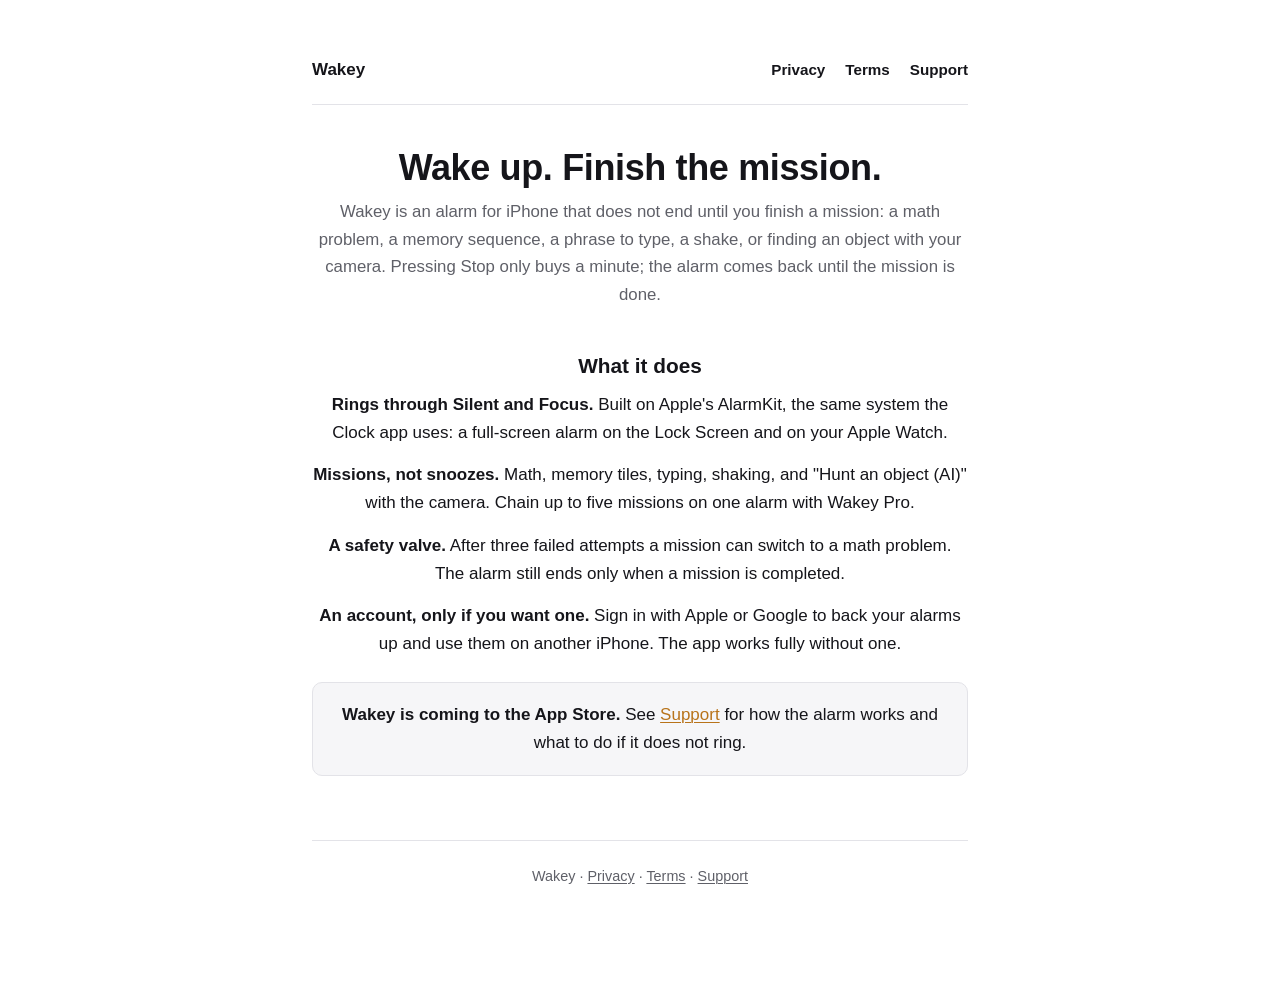
<file: index.html>
<!doctype html>
<html lang="en">
<head>
<meta charset="utf-8">
<meta name="viewport" content="width=device-width, initial-scale=1">
<title>Wakey</title>
<meta name="description" content="Wakey is an iPhone alarm that does not end until you finish a mission.">
<link rel="stylesheet" href="style.css">
</head>
<body>
<div class="wrap home">
  <header class="masthead">
    <a href="./">Wakey</a>
    <nav><a href="privacy/">Privacy</a><a href="terms/">Terms</a><a href="support/">Support</a></nav>
  </header>

  <h1>Wake up. Finish the mission.</h1>
  <p class="lede">Wakey is an alarm for iPhone that does not end until you finish a mission: a math
  problem, a memory sequence, a phrase to type, a shake, or finding an object with your camera.
  Pressing Stop only buys a minute; the alarm comes back until the mission is done.</p>

  <h2>What it does</h2>
  <ul>
    <li><strong>Rings through Silent and Focus.</strong> Built on Apple's AlarmKit, the same
    system the Clock app uses: a full-screen alarm on the Lock Screen and on your Apple Watch.</li>
    <li><strong>Missions, not snoozes.</strong> Math, memory tiles, typing, shaking, and
    "Hunt an object (AI)" with the camera. Chain up to five missions on one alarm with Wakey Pro.</li>
    <li><strong>A safety valve.</strong> After three failed attempts a mission can switch to a math
    problem. The alarm still ends only when a mission is completed.</li>
    <li><strong>An account, only if you want one.</strong> Sign in with Apple or Google to back your
    alarms up and use them on another iPhone. The app works fully without one.</li>
  </ul>

  <div class="card">
    <p><strong>Wakey is coming to the App Store.</strong> See <a href="support/">Support</a> for how
    the alarm works and what to do if it does not ring.</p>
  </div>

  <footer>
    <p>Wakey &middot; <a href="privacy/">Privacy</a> &middot; <a href="terms/">Terms</a> &middot;
    <a href="support/">Support</a></p>
  </footer>
</div>
</body>
</html>
</file>
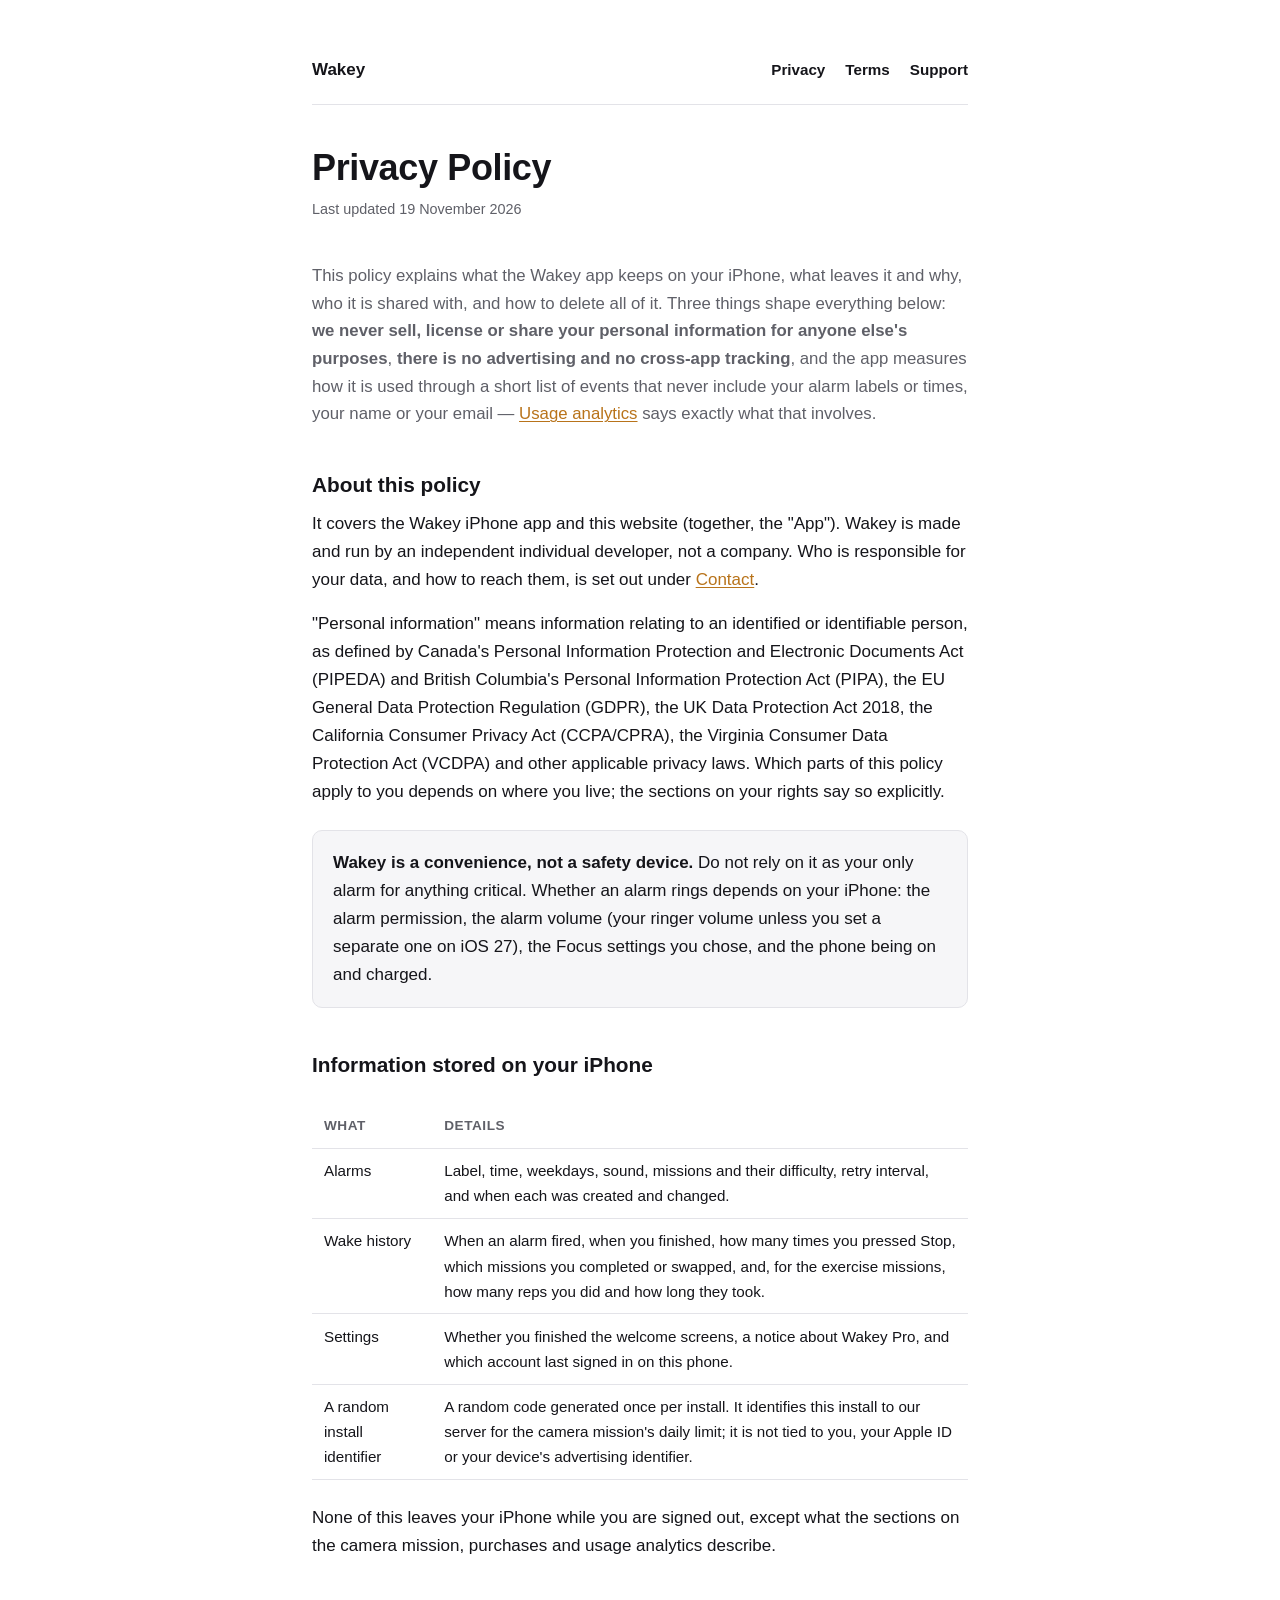
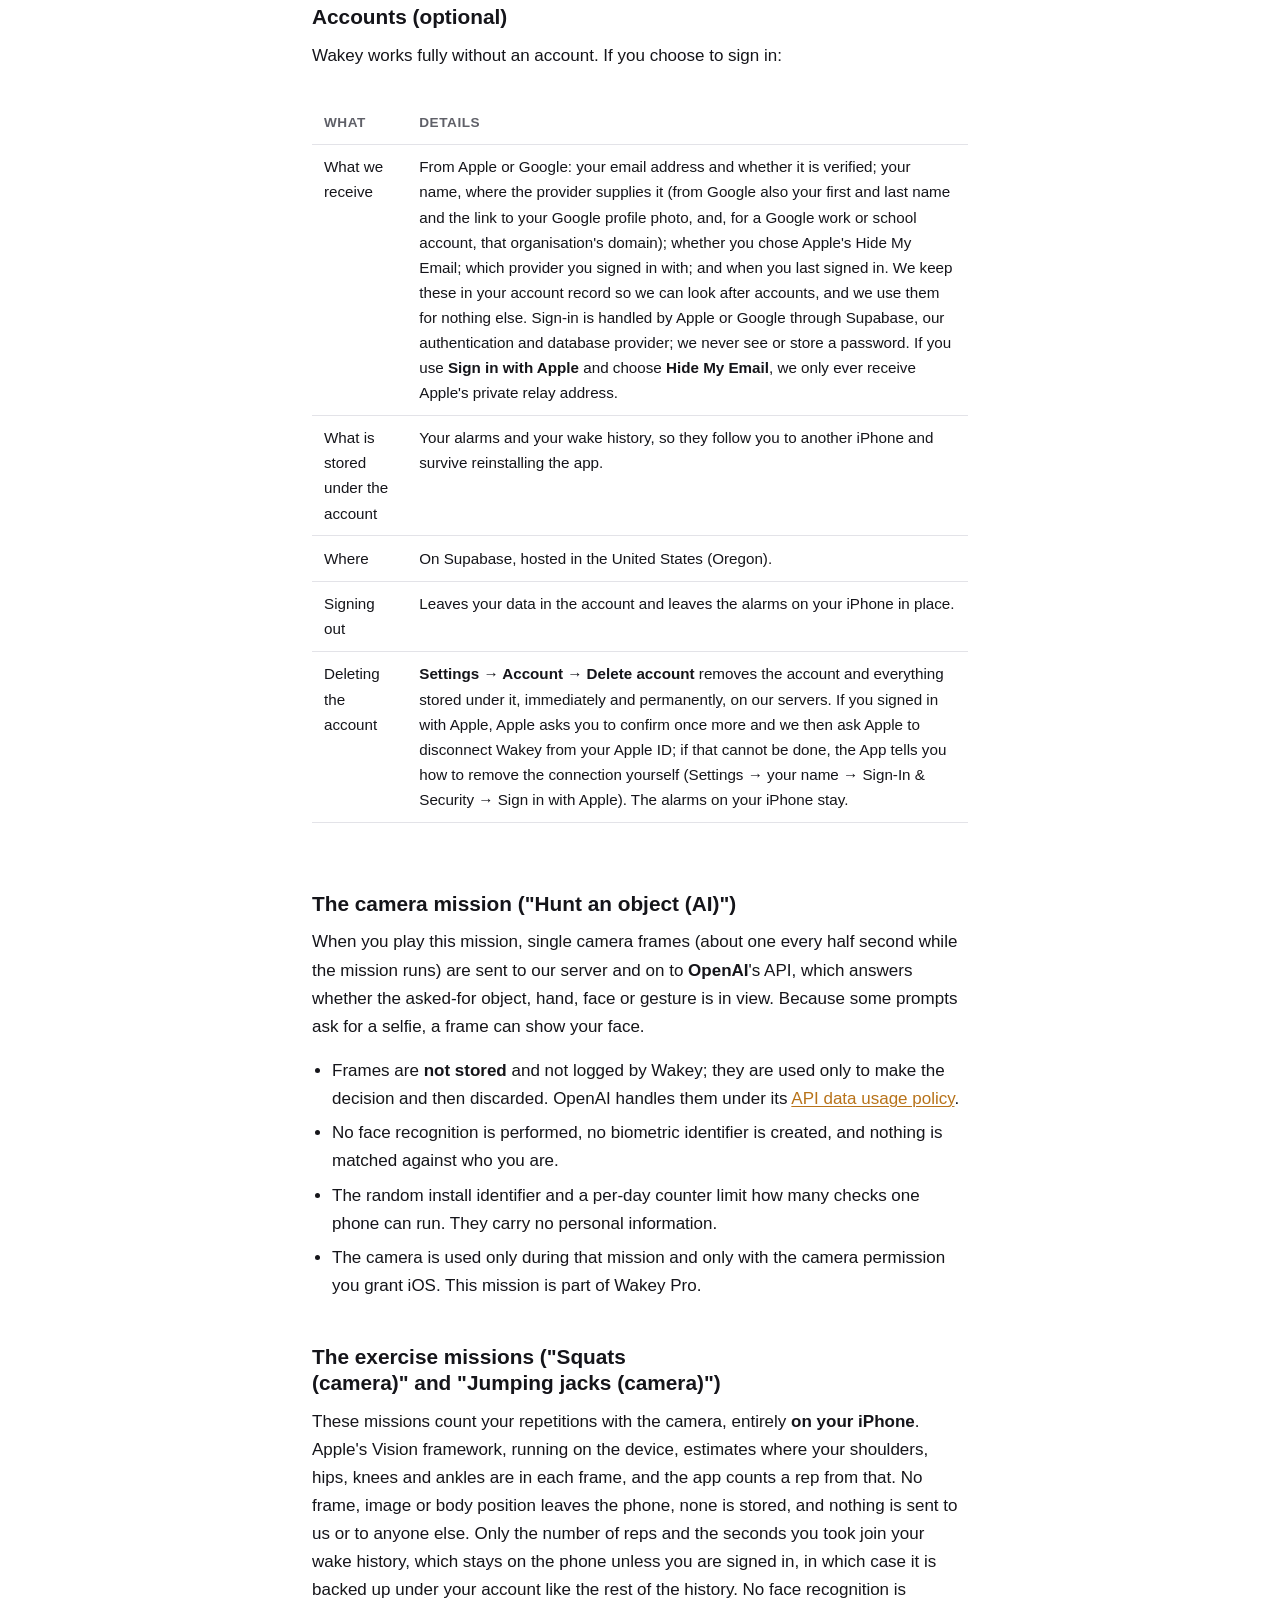
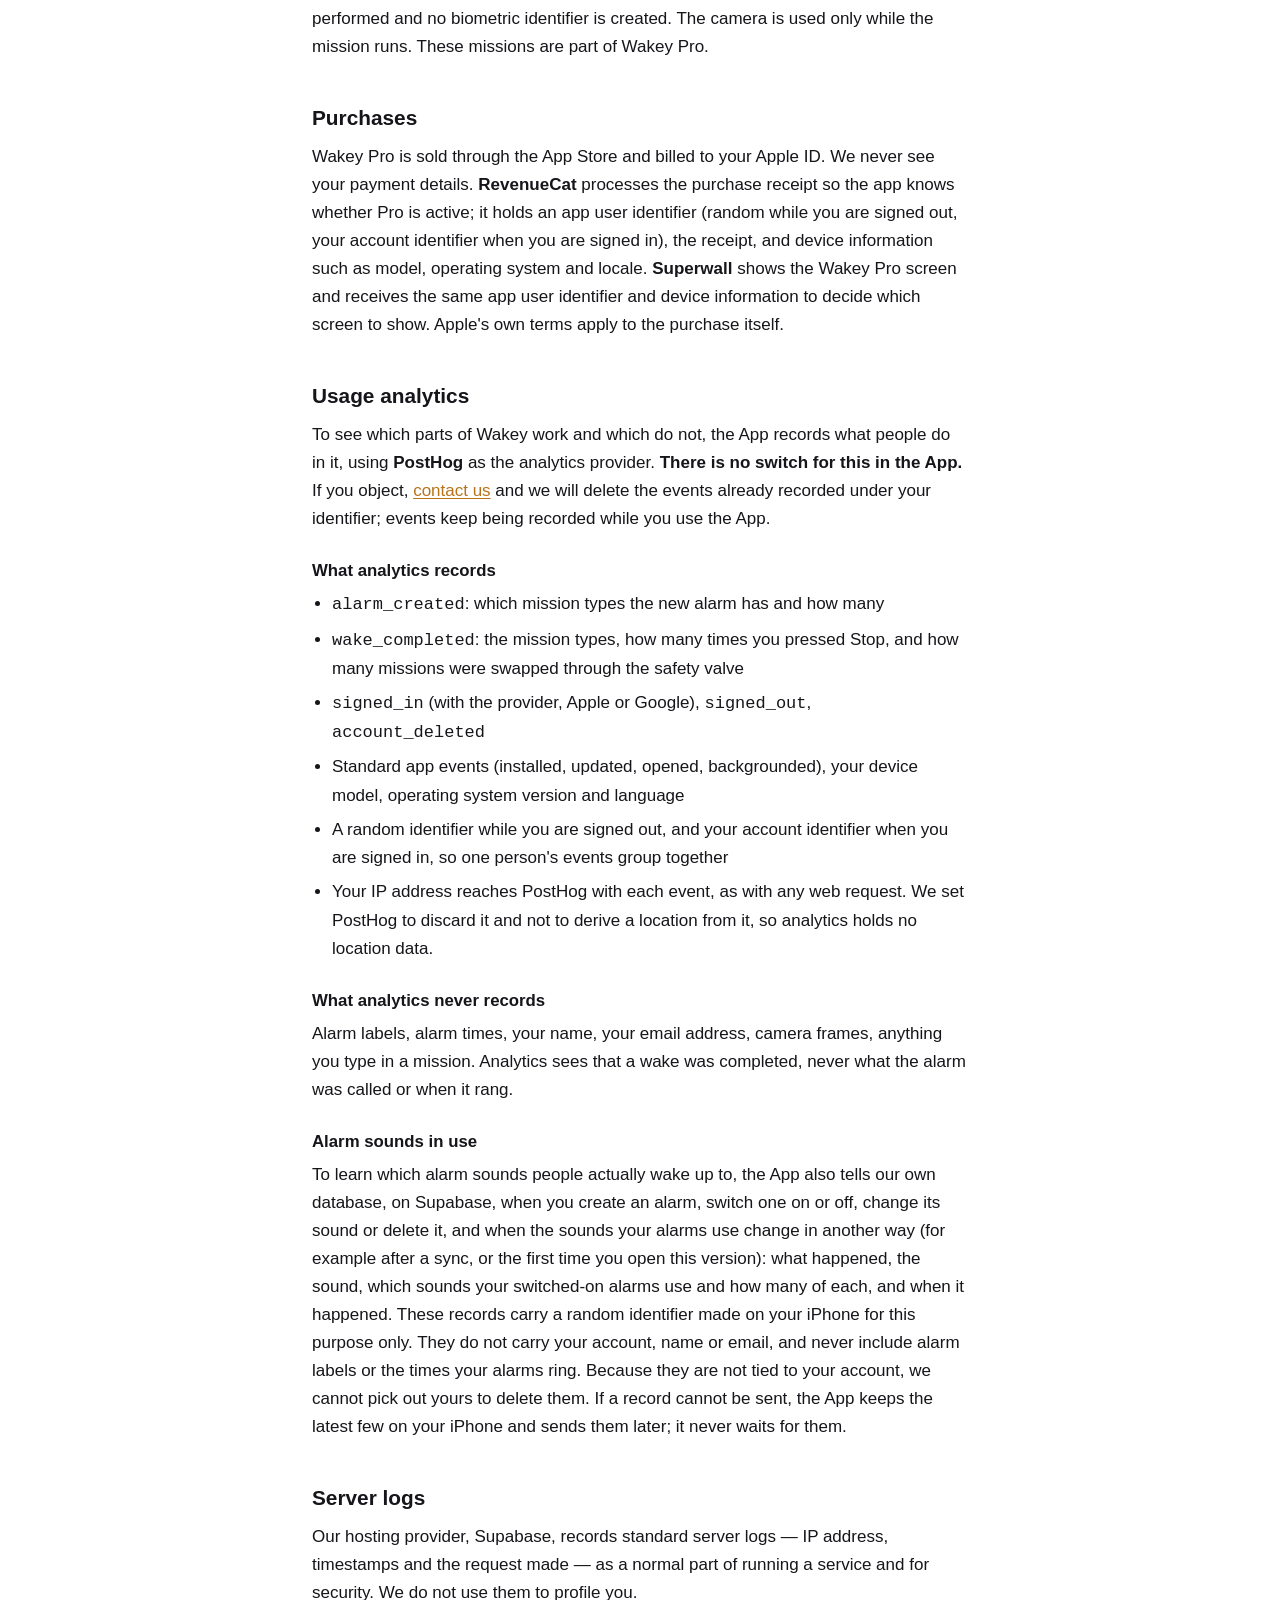
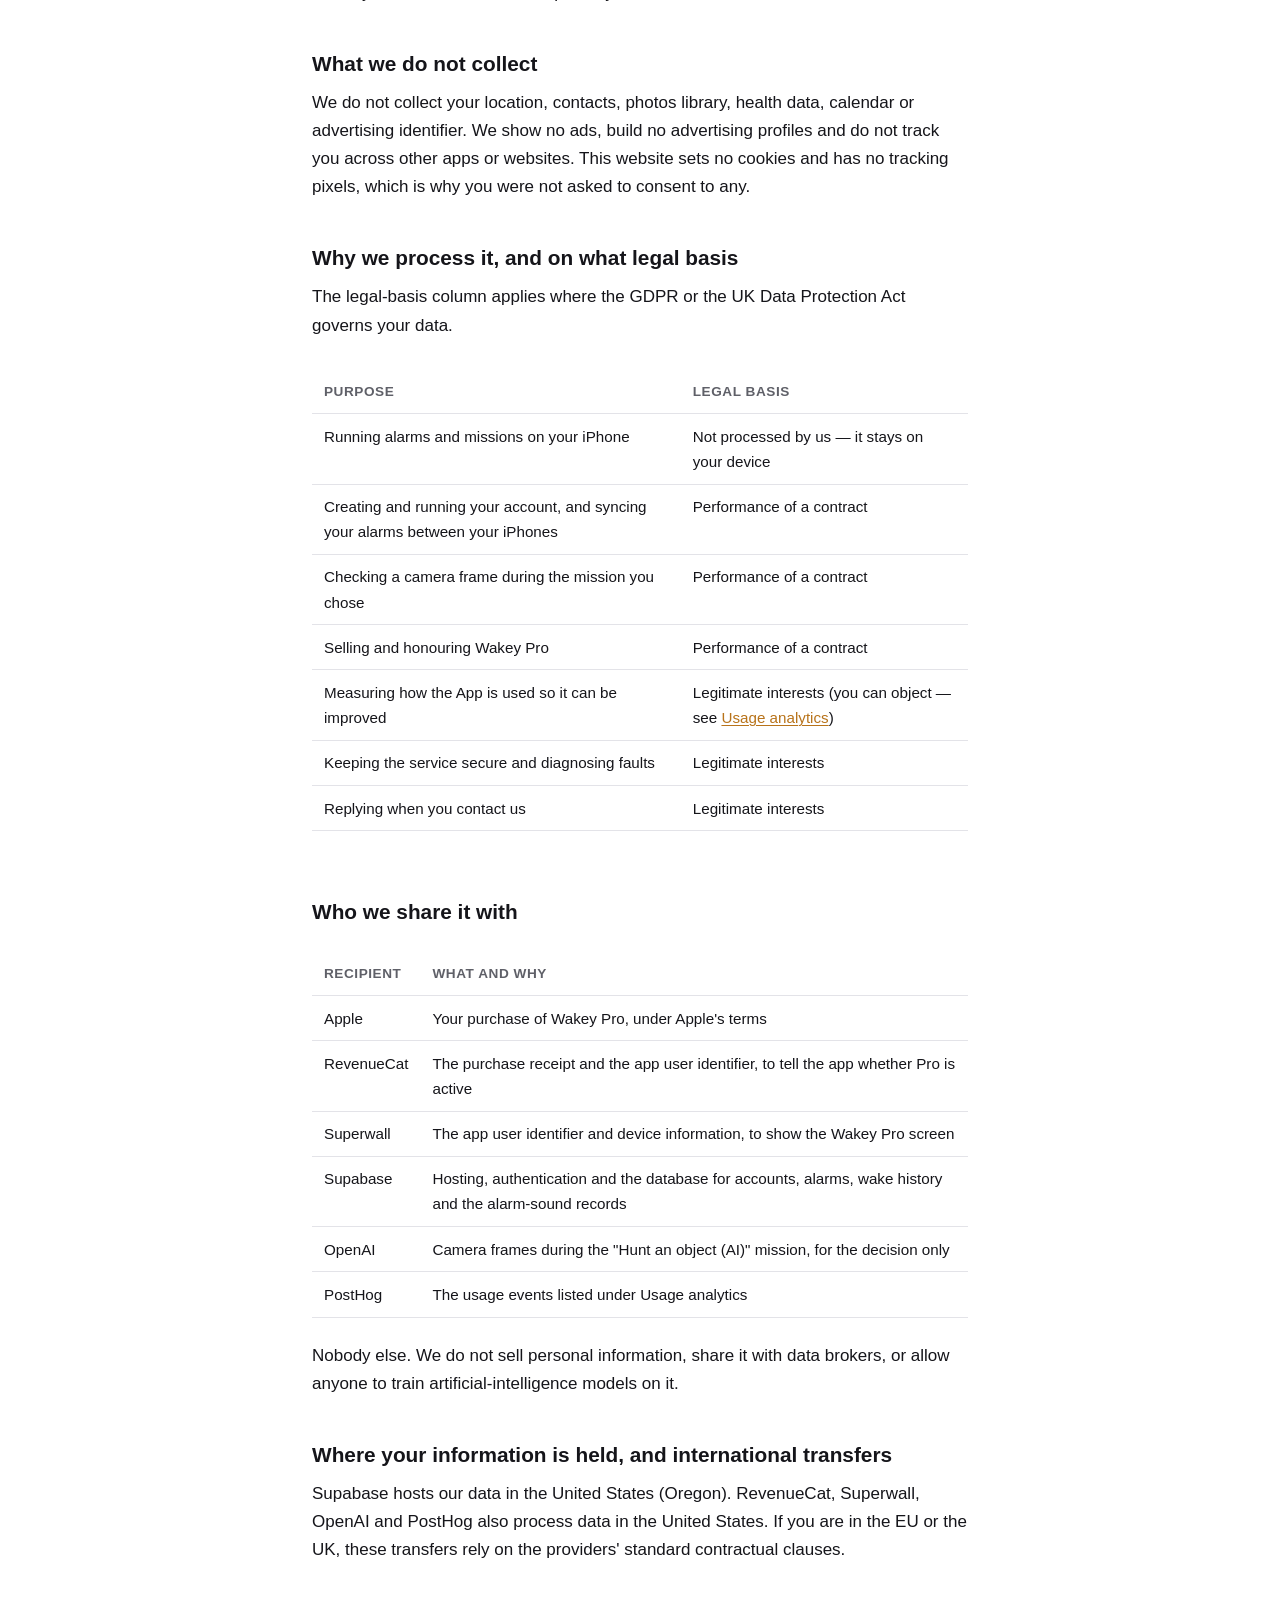
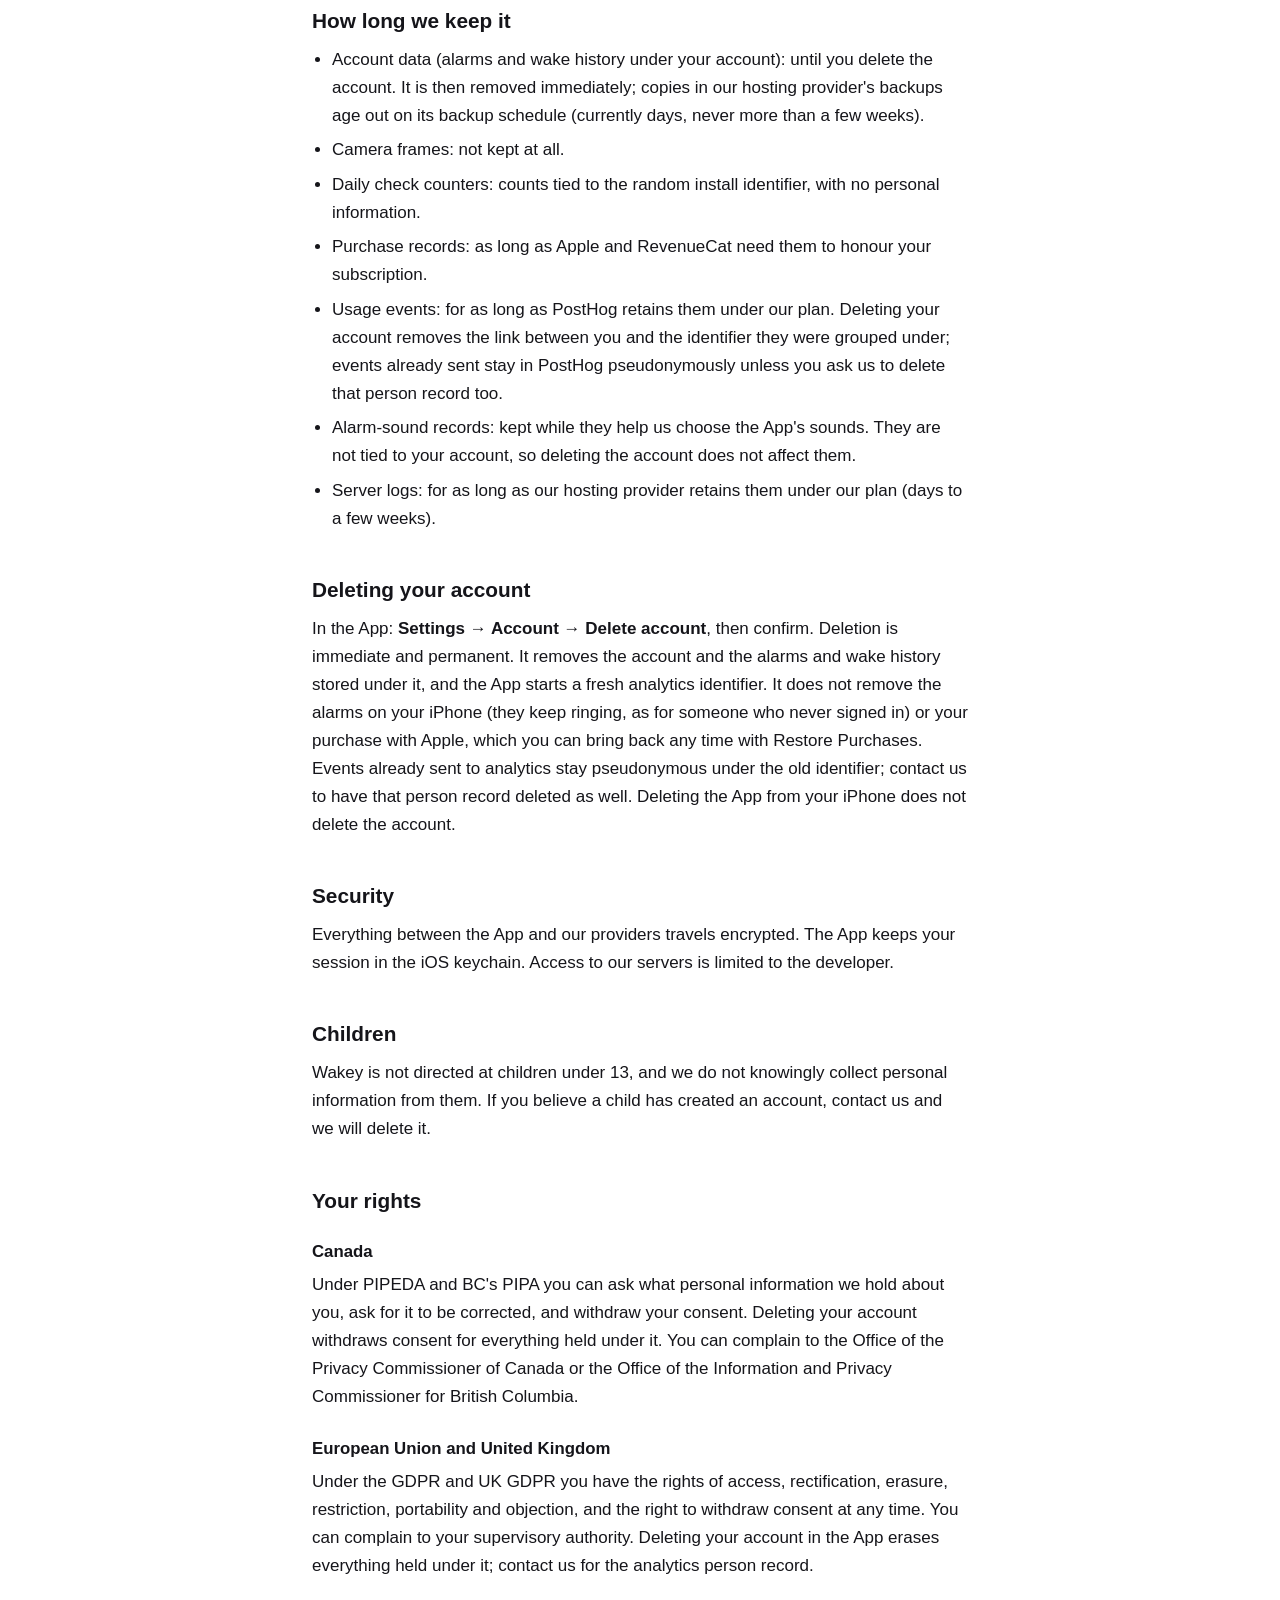
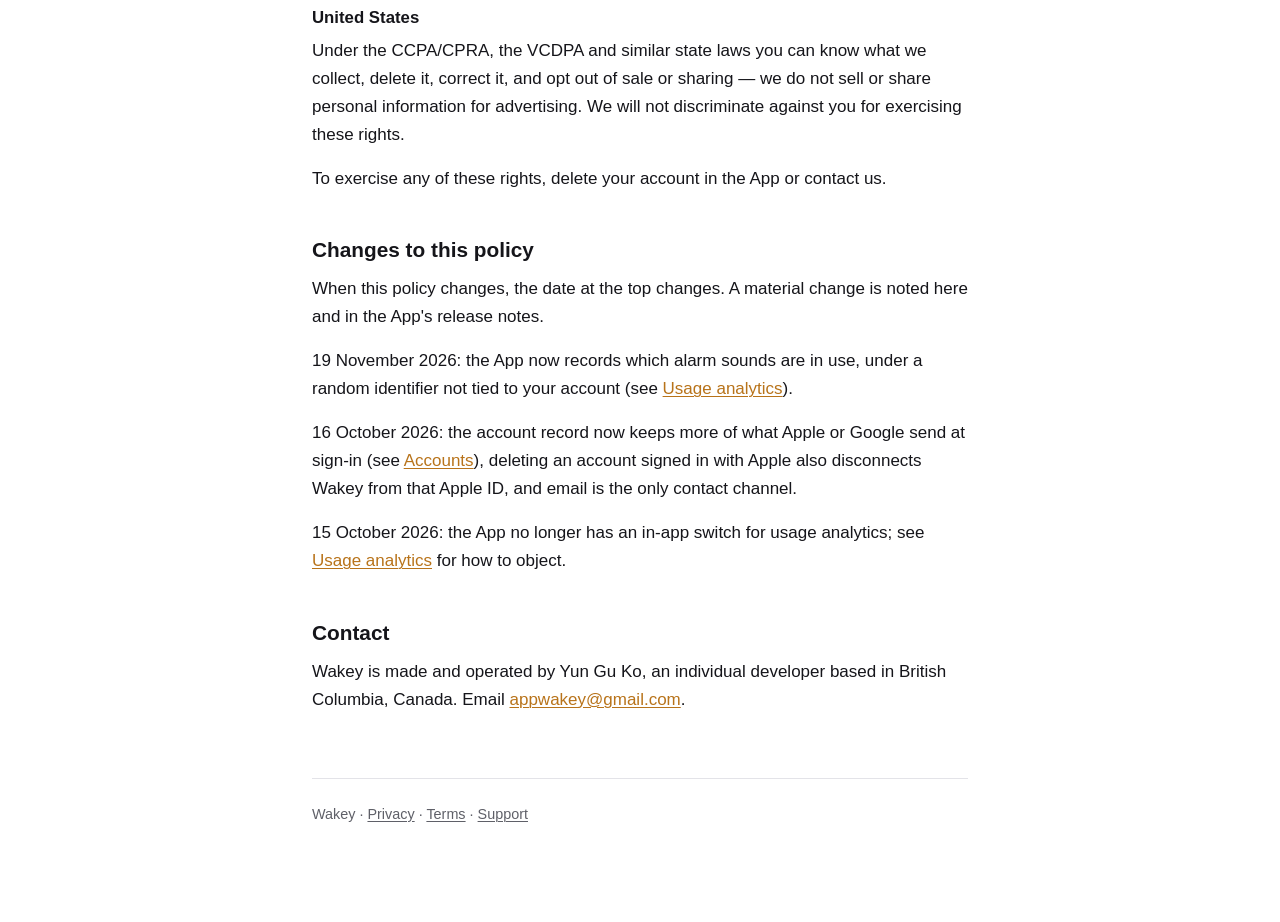
<file: privacy/index.html>
<!doctype html>
<html lang="en">
<head>
<meta charset="utf-8">
<meta name="viewport" content="width=device-width, initial-scale=1">
<title>Privacy Policy — Wakey</title>
<meta name="description" content="What Wakey stores, what leaves your iPhone and why, who it is shared with, your rights, and how to delete everything.">
<link rel="stylesheet" href="../style.css">
</head>
<body>
<div class="wrap">
  <header class="masthead">
    <a href="../">Wakey</a>
    <nav><a href="../privacy/">Privacy</a><a href="../terms/">Terms</a><a href="../support/">Support</a></nav>
  </header>

  <h1>Privacy Policy</h1>
  <p class="meta">Last updated 19 November 2026</p>

  <p class="lede">This policy explains what the Wakey app keeps on your iPhone, what leaves it and
  why, who it is shared with, and how to delete all of it. Three things shape everything below:
  <strong>we never sell, license or share your personal information for anyone else's
  purposes</strong>, <strong>there is no advertising and no cross-app tracking</strong>, and the
  app measures how it is used through a short list of events that never include your alarm labels
  or times, your name or your email — <a href="#analytics">Usage analytics</a> says exactly what
  that involves.</p>

  <h2>About this policy</h2>
  <p>It covers the Wakey iPhone app and this website (together, the "App"). Wakey is made and run by
  an independent individual developer, not a company. Who is responsible for your data, and how to
  reach them, is set out under <a href="#contact">Contact</a>.</p>
  <p>"Personal information" means information relating to an identified or identifiable person,
  as defined by Canada's Personal Information Protection and Electronic Documents Act (PIPEDA) and
  British Columbia's Personal Information Protection Act (PIPA), the EU General Data Protection
  Regulation (GDPR), the UK Data Protection Act 2018, the California Consumer Privacy Act
  (CCPA/CPRA), the Virginia Consumer Data Protection Act (VCDPA) and other applicable privacy laws.
  Which parts of this policy apply to you depends on where you live; the sections on your rights say
  so explicitly.</p>
  <div class="card">
    <p><strong>Wakey is a convenience, not a safety device.</strong> Do not rely on it as your only
    alarm for anything critical. Whether an alarm rings depends on your iPhone: the alarm permission,
    the alarm volume (your ringer volume unless you set a separate one on iOS 27), the Focus settings
    you chose, and the phone being on and charged.</p>
  </div>

  <h2>Information stored on your iPhone</h2>
  <div class="scroll"><table class="table">
    <tr><th>What</th><th>Details</th></tr>
    <tr><td>Alarms</td><td>Label, time, weekdays, sound, missions and their difficulty, retry interval, and when each was created and changed.</td></tr>
    <tr><td>Wake history</td><td>When an alarm fired, when you finished, how many times you pressed Stop, which missions you completed or swapped, and, for the exercise missions, how many reps you did and how long they took.</td></tr>
    <tr><td>Settings</td><td>Whether you finished the welcome screens, a notice about Wakey Pro, and which account last signed in on this phone.</td></tr>
    <tr><td>A random install identifier</td><td>A random code generated once per install. It identifies this install to our server for the camera mission's daily limit; it is not tied to you, your Apple ID or your device's advertising identifier.</td></tr>
  </table></div>
  <p>None of this leaves your iPhone while you are signed out, except what the sections on the
  camera mission, purchases and usage analytics describe.</p>

  <h2 id="accounts">Accounts (optional)</h2>
  <p>Wakey works fully without an account. If you choose to sign in:</p>
  <div class="scroll"><table class="table">
    <tr><th>What</th><th>Details</th></tr>
    <tr><td>What we receive</td><td>From Apple or Google: your email address and whether it is verified; your name, where the provider supplies it (from Google also your first and last name and the link to your Google profile photo, and, for a Google work or school account, that organisation's domain); whether you chose Apple's Hide My Email; which provider you signed in with; and when you last signed in. We keep these in your account record so we can look after accounts, and we use them for nothing else. Sign-in is handled by Apple or Google through Supabase, our authentication and database provider; we never see or store a password. If you use <strong>Sign in with Apple</strong> and choose <strong>Hide My Email</strong>, we only ever receive Apple's private relay address.</td></tr>
    <tr><td>What is stored under the account</td><td>Your alarms and your wake history, so they follow you to another iPhone and survive reinstalling the app.</td></tr>
    <tr><td>Where</td><td>On Supabase, hosted in the United States (Oregon).</td></tr>
    <tr><td>Signing out</td><td>Leaves your data in the account and leaves the alarms on your iPhone in place.</td></tr>
    <tr><td>Deleting the account</td><td><strong>Settings → Account → Delete account</strong> removes the account and everything stored under it, immediately and permanently, on our servers. If you signed in with Apple, Apple asks you to confirm once more and we then ask Apple to disconnect Wakey from your Apple ID; if that cannot be done, the App tells you how to remove the connection yourself (Settings → your name → Sign-In &amp; Security → Sign in with Apple). The alarms on your iPhone stay.</td></tr>
  </table></div>

  <h2>The camera mission ("Hunt an object (AI)")</h2>
  <p>When you play this mission, single camera frames (about one every half second while the mission
  runs) are sent to our server and on to <strong>OpenAI</strong>'s API, which answers whether the
  asked-for object, hand, face or gesture is in view. Because some prompts ask for a selfie, a frame
  can show your face.</p>
  <ul>
    <li>Frames are <strong>not stored</strong> and not logged by Wakey; they are used only to make the
    decision and then discarded. OpenAI handles them under its
    <a href="https://openai.com/policies/api-data-usage-policies">API data usage policy</a>.</li>
    <li>No face recognition is performed, no biometric identifier is created, and nothing is matched
    against who you are.</li>
    <li>The random install identifier and a per-day counter limit how many checks one phone can run.
    They carry no personal information.</li>
    <li>The camera is used only during that mission and only with the camera permission you grant
    iOS. This mission is part of Wakey Pro.</li>
  </ul>

  <h2>The exercise missions ("Squats (camera)" and "Jumping jacks (camera)")</h2>
  <p>These missions count your repetitions with the camera, entirely <strong>on your iPhone</strong>.
  Apple's Vision framework, running on the device, estimates where your shoulders, hips, knees and
  ankles are in each frame, and the app counts a rep from that. No frame, image or body position
  leaves the phone, none is stored, and nothing is sent to us or to anyone else. Only the number
  of reps and the seconds you took join your wake history, which stays on the phone unless you are
  signed in, in which case it is backed up under your account like the rest of the history. No
  face recognition is performed and no biometric identifier is created. The camera is used only
  while the mission runs. These missions are part of Wakey Pro.</p>

  <h2>Purchases</h2>
  <p>Wakey Pro is sold through the App Store and billed to your Apple ID. We never see your payment
  details. <strong>RevenueCat</strong> processes the purchase receipt so the app knows whether Pro is
  active; it holds an app user identifier (random while you are signed out, your account identifier
  when you are signed in), the receipt, and device information such as model, operating system and
  locale. <strong>Superwall</strong> shows the Wakey Pro screen and receives the same app user
  identifier and device information to decide which screen to show. Apple's own terms apply to the
  purchase itself.</p>

  <h2 id="analytics">Usage analytics</h2>
  <p>To see which parts of Wakey work and which do not, the App records what people do in it,
  using <strong>PostHog</strong> as the analytics provider. <strong>There is no switch for this in
  the App.</strong> If you object, <a href="#contact">contact us</a> and we will delete the events
  already recorded under your identifier; events keep being recorded while you use the App.</p>
  <h3>What analytics records</h3>
  <ul>
    <li><code>alarm_created</code>: which mission types the new alarm has and how many</li>
    <li><code>wake_completed</code>: the mission types, how many times you pressed Stop, and how many
    missions were swapped through the safety valve</li>
    <li><code>signed_in</code> (with the provider, Apple or Google), <code>signed_out</code>,
    <code>account_deleted</code></li>
    <li>Standard app events (installed, updated, opened, backgrounded), your device model, operating
    system version and language</li>
    <li>A random identifier while you are signed out, and your account identifier when you are signed
    in, so one person's events group together</li>
    <li>Your IP address reaches PostHog with each event, as with any web request. We set PostHog to
    discard it and not to derive a location from it, so analytics holds no location data.</li>
  </ul>
  <h3>What analytics never records</h3>
  <p>Alarm labels, alarm times, your name, your email address, camera frames, anything you type in a
  mission. Analytics sees that a wake was completed, never what the alarm was called or when it
  rang.</p>
  <h3>Alarm sounds in use</h3>
  <p>To learn which alarm sounds people actually wake up to, the App also tells our own database, on
  Supabase, when you create an alarm, switch one on or off, change its sound or delete it, and when
  the sounds your alarms use change in another way (for example after a sync, or the first time you
  open this version): what happened, the sound, which sounds your switched-on alarms use and how many
  of each, and when it happened. These records carry a random identifier made on your iPhone for this
  purpose only. They do not carry your account, name or email, and never include alarm labels or the
  times your alarms ring. Because they are not tied to your account, we cannot pick out yours to
  delete them. If a record cannot be sent, the App keeps the latest few on your iPhone and sends them
  later; it never waits for them.</p>

  <h2>Server logs</h2>
  <p>Our hosting provider, Supabase, records standard server logs — IP address, timestamps and the
  request made — as a normal part of running a service and for security. We do not use them to
  profile you.</p>

  <h2>What we do not collect</h2>
  <p>We do not collect your location, contacts, photos library, health data, calendar or advertising
  identifier. We show no ads, build no advertising profiles and do not track you across other apps or
  websites. This website sets no cookies and has no tracking pixels, which is why you were not asked
  to consent to any.</p>

  <h2>Why we process it, and on what legal basis</h2>
  <p>The legal-basis column applies where the GDPR or the UK Data Protection Act governs your data.</p>
  <div class="scroll"><table class="table">
    <tr><th>Purpose</th><th>Legal basis</th></tr>
    <tr><td>Running alarms and missions on your iPhone</td><td>Not processed by us — it stays on your device</td></tr>
    <tr><td>Creating and running your account, and syncing your alarms between your iPhones</td><td>Performance of a contract</td></tr>
    <tr><td>Checking a camera frame during the mission you chose</td><td>Performance of a contract</td></tr>
    <tr><td>Selling and honouring Wakey Pro</td><td>Performance of a contract</td></tr>
    <tr><td>Measuring how the App is used so it can be improved</td><td>Legitimate interests (you can object — see <a href="#analytics">Usage analytics</a>)</td></tr>
    <tr><td>Keeping the service secure and diagnosing faults</td><td>Legitimate interests</td></tr>
    <tr><td>Replying when you contact us</td><td>Legitimate interests</td></tr>
  </table></div>

  <h2>Who we share it with</h2>
  <div class="scroll"><table class="table">
    <tr><th>Recipient</th><th>What and why</th></tr>
    <tr><td>Apple</td><td>Your purchase of Wakey Pro, under Apple's terms</td></tr>
    <tr><td>RevenueCat</td><td>The purchase receipt and the app user identifier, to tell the app whether Pro is active</td></tr>
    <tr><td>Superwall</td><td>The app user identifier and device information, to show the Wakey Pro screen</td></tr>
    <tr><td>Supabase</td><td>Hosting, authentication and the database for accounts, alarms, wake history and the alarm-sound records</td></tr>
    <tr><td>OpenAI</td><td>Camera frames during the "Hunt an object (AI)" mission, for the decision only</td></tr>
    <tr><td>PostHog</td><td>The usage events listed under Usage analytics</td></tr>
  </table></div>
  <p>Nobody else. We do not sell personal information, share it with data brokers, or allow anyone to
  train artificial-intelligence models on it.</p>

  <h2>Where your information is held, and international transfers</h2>
  <p>Supabase hosts our data in the United States (Oregon). RevenueCat, Superwall, OpenAI and PostHog
  also process data in the United States. If you are in the EU or the UK, these transfers rely on
  the providers' standard contractual clauses.</p>

  <h2>How long we keep it</h2>
  <ul>
    <li>Account data (alarms and wake history under your account): until you delete the account. It
    is then removed immediately; copies in our hosting provider's backups age out on its backup
    schedule (currently days, never more than a few weeks).</li>
    <li>Camera frames: not kept at all.</li>
    <li>Daily check counters: counts tied to the random install identifier, with no personal
    information.</li>
    <li>Purchase records: as long as Apple and RevenueCat need them to honour your subscription.</li>
    <li>Usage events: for as long as PostHog retains them under our plan. Deleting your account
    removes the link between you and the identifier they were grouped under; events already sent
    stay in PostHog pseudonymously unless you ask us to delete that person record too.</li>
    <li>Alarm-sound records: kept while they help us choose the App's sounds. They are not tied to
    your account, so deleting the account does not affect them.</li>
    <li>Server logs: for as long as our hosting provider retains them under our plan (days to a few
    weeks).</li>
  </ul>

  <h2>Deleting your account</h2>
  <p>In the App: <strong>Settings → Account → Delete account</strong>, then confirm. Deletion is
  immediate and permanent. It removes the account and the alarms and wake history stored under it,
  and the App starts a fresh analytics identifier. It does not remove the alarms on your iPhone
  (they keep ringing, as for someone who never signed in) or your purchase with Apple, which you can
  bring back any time with Restore Purchases. Events already sent to analytics stay pseudonymous
  under the old identifier; contact us to have that person record deleted as well. Deleting the App
  from your iPhone does not delete the account.</p>

  <h2>Security</h2>
  <p>Everything between the App and our providers travels encrypted. The App keeps your session in
  the iOS keychain. Access to our servers is limited to the developer.</p>

  <h2>Children</h2>
  <p>Wakey is not directed at children under 13, and we do not knowingly collect personal
  information from them. If you believe a child has created an account, contact us and we will
  delete it.</p>

  <h2>Your rights</h2>
  <h3>Canada</h3>
  <p>Under PIPEDA and BC's PIPA you can ask what personal information we hold about you, ask for it
  to be corrected, and withdraw your consent. Deleting your account withdraws consent for everything
  held under it. You can complain to the Office of the Privacy Commissioner of Canada or the Office
  of the Information and Privacy Commissioner for British Columbia.</p>
  <h3>European Union and United Kingdom</h3>
  <p>Under the GDPR and UK GDPR you have the rights of access, rectification, erasure, restriction,
  portability and objection, and the right to withdraw consent at any time. You can complain to your
  supervisory authority. Deleting your account in the App erases everything held under it; contact
  us for the analytics person record.</p>
  <h3>United States</h3>
  <p>Under the CCPA/CPRA, the VCDPA and similar state laws you can know what we collect, delete it,
  correct it, and opt out of sale or sharing — we do not sell or share personal information for
  advertising. We will not discriminate against you for exercising these rights.</p>
  <p>To exercise any of these rights, delete your account in the App or contact us.</p>

  <h2>Changes to this policy</h2>
  <p>When this policy changes, the date at the top changes. A material change is noted here and in
  the App's release notes.</p>
  <p>19 November 2026: the App now records which alarm sounds are in use, under a random identifier
  not tied to your account (see <a href="#analytics">Usage analytics</a>).</p>
  <p>16 October 2026: the account record now keeps more of what Apple or Google send at sign-in
  (see <a href="#accounts">Accounts</a>), deleting an account signed in with Apple also disconnects Wakey from that Apple ID,
  and email is the only contact channel.</p>
  <p>15 October 2026: the App no longer has an in-app switch for usage analytics; see
  <a href="#analytics">Usage analytics</a> for how to object.</p>

  <h2 id="contact">Contact</h2>
  <p>Wakey is made and operated by Yun Gu Ko, an individual developer based in British Columbia,
  Canada. Email <a href="mailto:appwakey@gmail.com">appwakey@gmail.com</a>.</p>

  <footer>
    <p>Wakey &middot; <a href="../privacy/">Privacy</a> &middot; <a href="../terms/">Terms</a> &middot;
    <a href="../support/">Support</a></p>
  </footer>
</div>
</body>
</html>
</file>
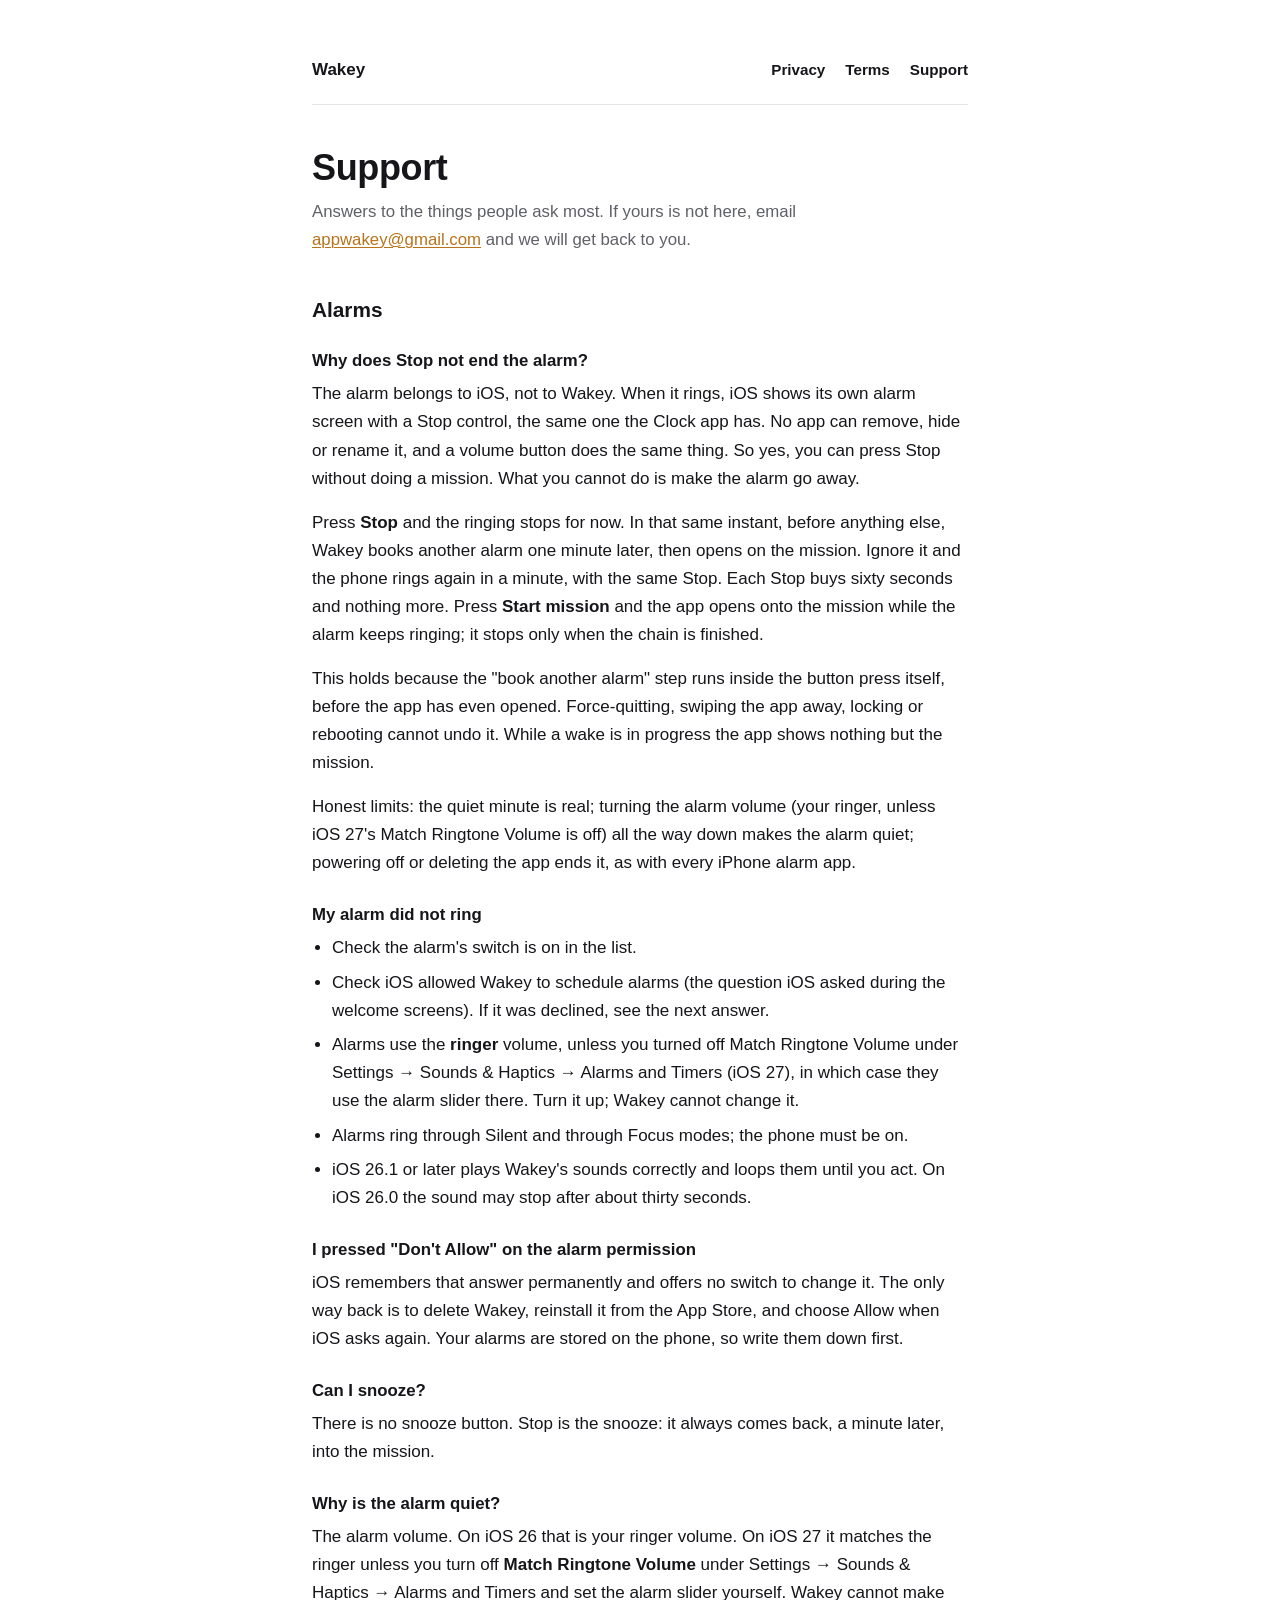
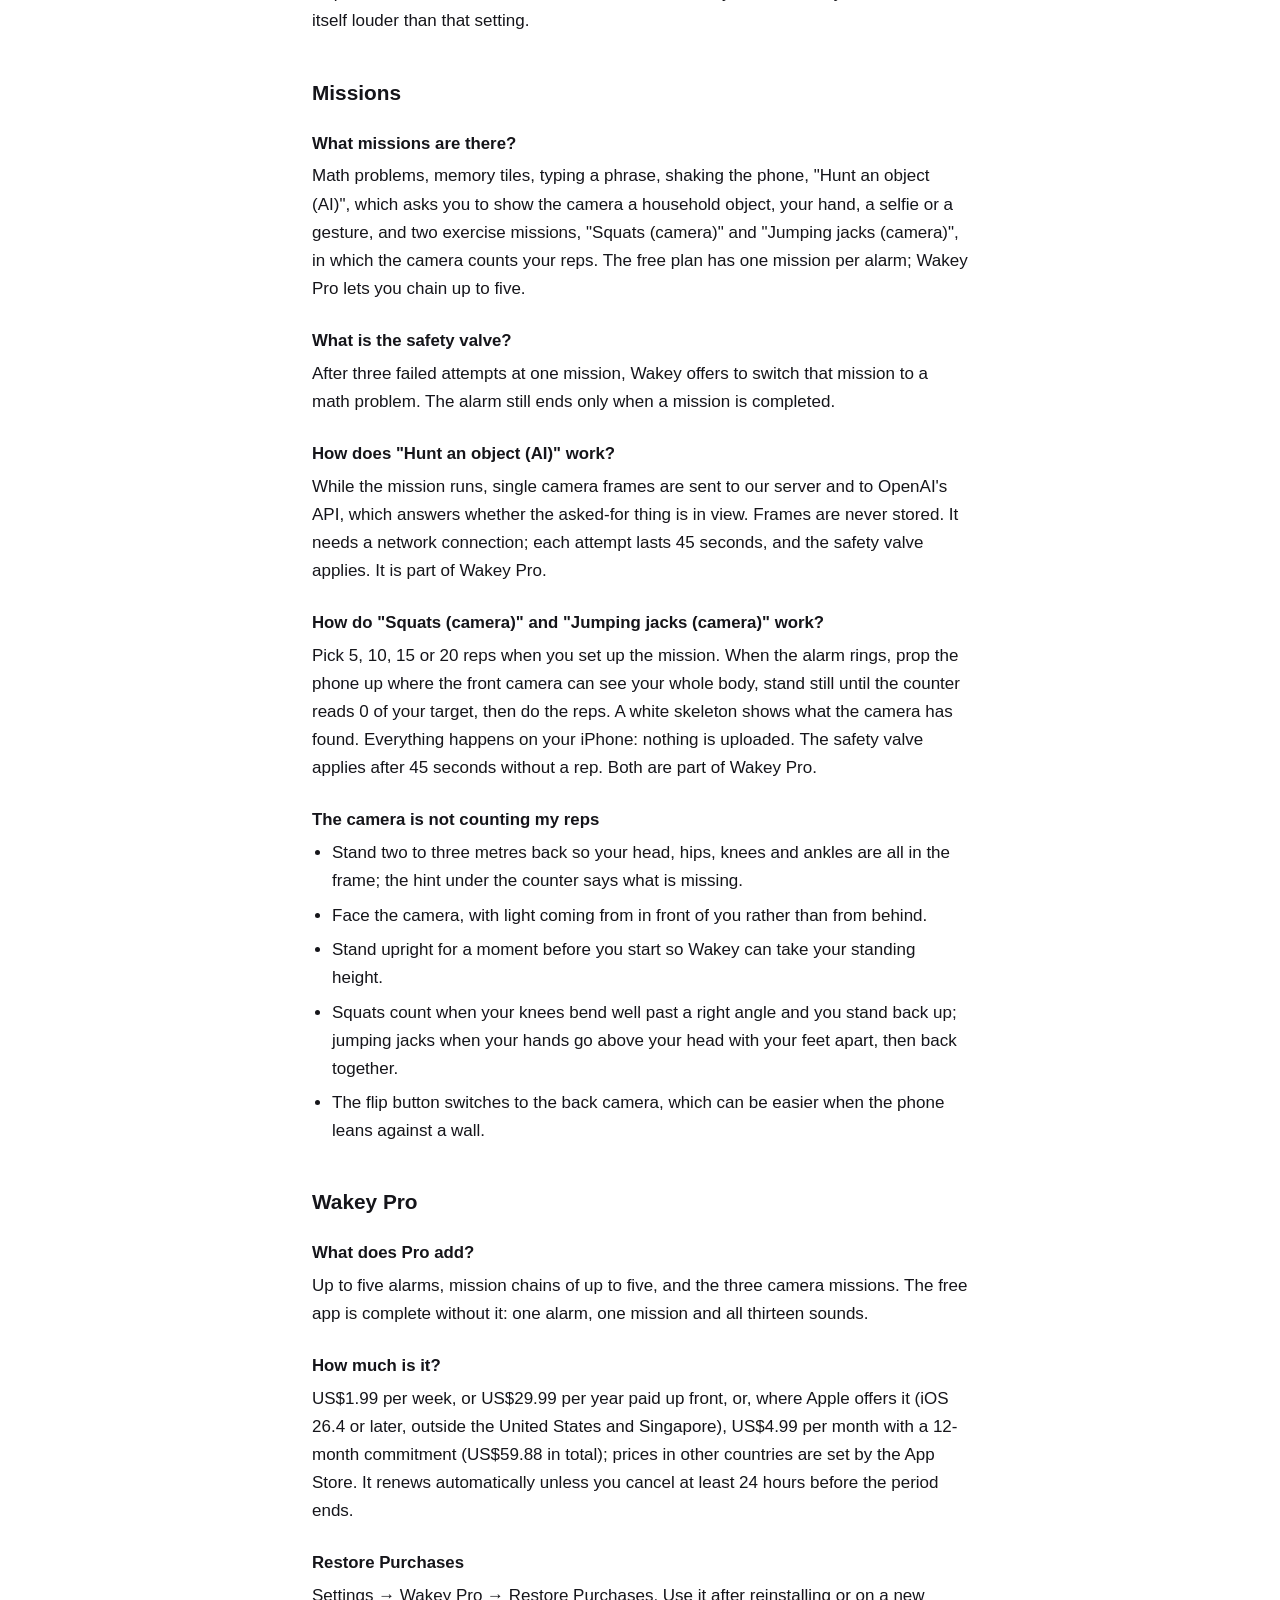
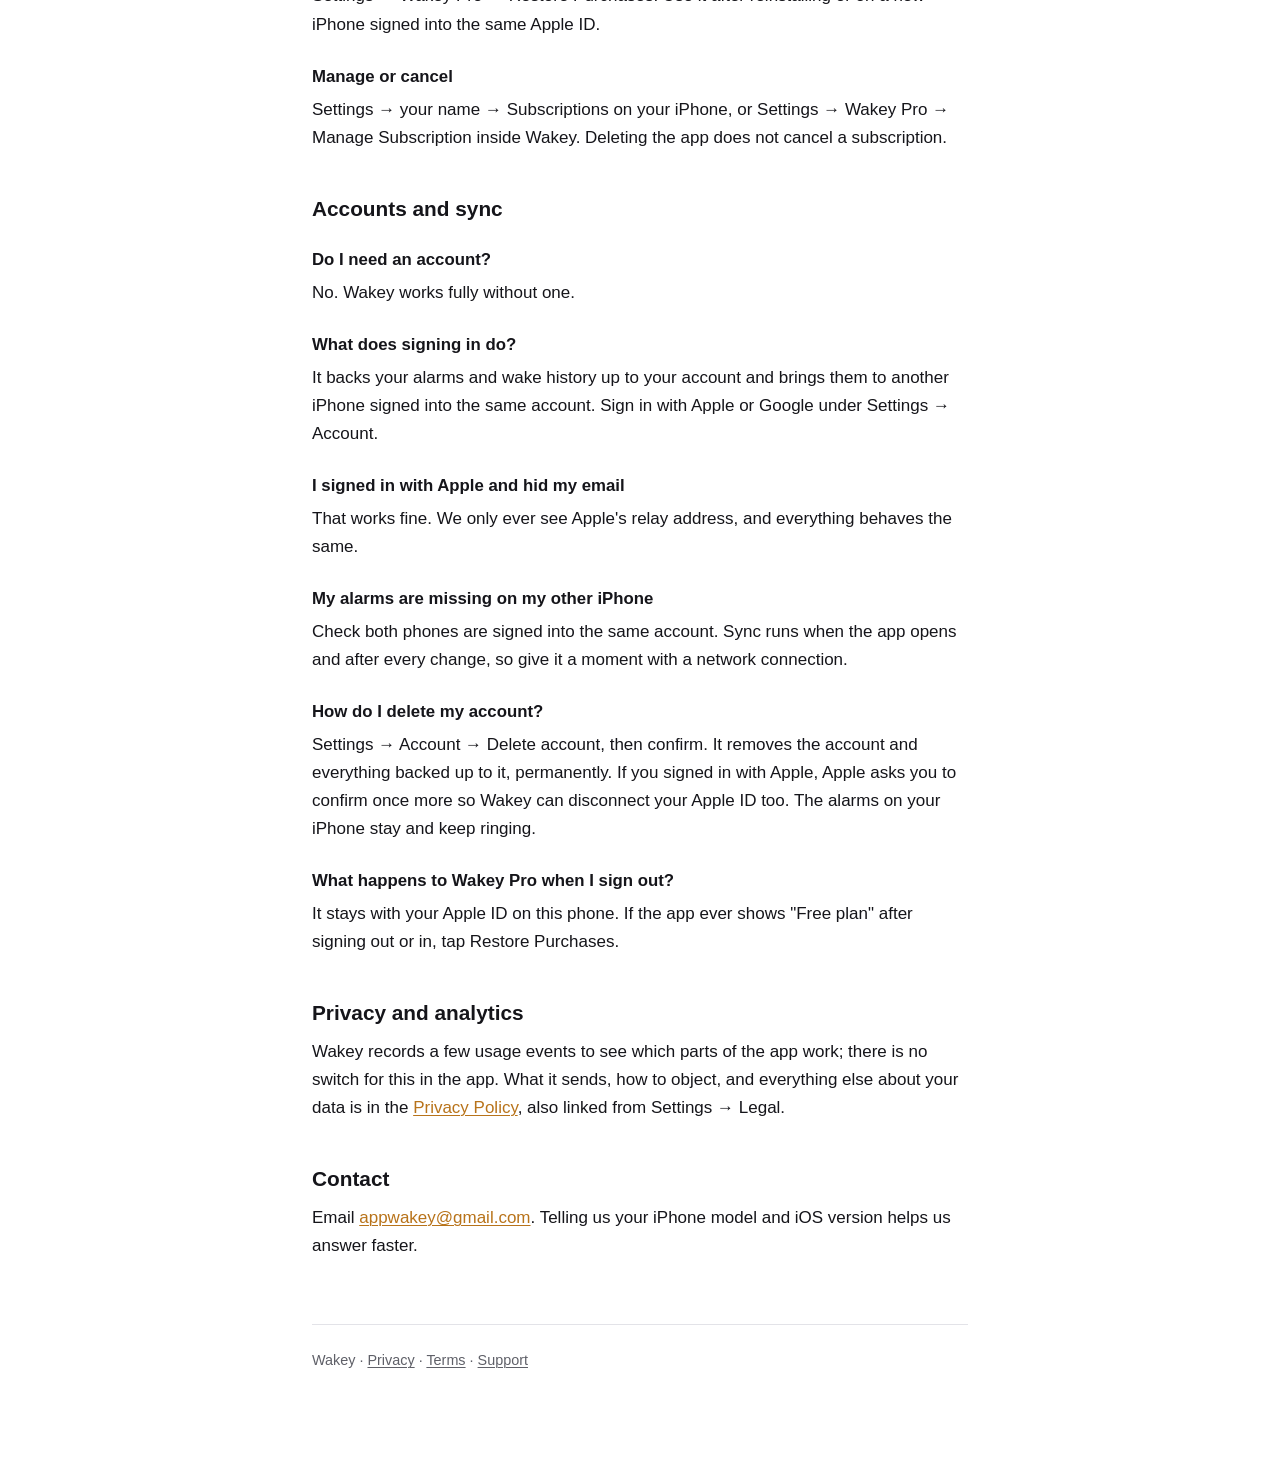
<file: support/index.html>
<!doctype html>
<html lang="en">
<head>
<meta charset="utf-8">
<meta name="viewport" content="width=device-width, initial-scale=1">
<title>Support — Wakey</title>
<meta name="description" content="How Wakey's alarm works, why Stop comes back, what to do if an alarm did not ring, Wakey Pro, accounts and sync.">
<link rel="stylesheet" href="../style.css">
</head>
<body>
<div class="wrap">
  <header class="masthead">
    <a href="../">Wakey</a>
    <nav><a href="../privacy/">Privacy</a><a href="../terms/">Terms</a><a href="../support/">Support</a></nav>
  </header>

  <h1>Support</h1>
  <p class="lede">Answers to the things people ask most. If yours is not here, email <a href="mailto:appwakey@gmail.com">appwakey@gmail.com</a>
  and we will get back to you.</p>

  <h2>Alarms</h2>

  <h3>Why does Stop not end the alarm?</h3>
  <p>The alarm belongs to iOS, not to Wakey. When it rings, iOS shows its own alarm screen with a
  Stop control, the same one the Clock app has. No app can remove, hide or rename it, and a volume
  button does the same thing. So yes, you can press Stop without doing a mission. What you cannot do
  is make the alarm go away.</p>
  <p>Press <strong>Stop</strong> and the ringing stops for now. In that same instant, before anything
  else, Wakey books another alarm one minute later, then opens on the mission. Ignore it and the
  phone rings again in a minute, with the same Stop. Each Stop buys sixty seconds and nothing more.
  Press <strong>Start mission</strong> and the app opens onto the mission while the alarm keeps
  ringing; it stops only when the chain is finished.</p>
  <p>This holds because the "book another alarm" step runs inside the button press itself, before
  the app has even opened. Force-quitting, swiping the app away, locking or rebooting cannot undo
  it. While a wake is in progress the app shows nothing but the mission.</p>
  <p>Honest limits: the quiet minute is real; turning the alarm volume (your ringer, unless iOS 27's Match Ringtone Volume is off) all the way down makes the alarm
  quiet; powering off or deleting the app ends it, as with every iPhone alarm app.</p>

  <h3>My alarm did not ring</h3>
  <ul>
    <li>Check the alarm's switch is on in the list.</li>
    <li>Check iOS allowed Wakey to schedule alarms (the question iOS asked during the welcome
    screens). If it was declined, see the next answer.</li>
    <li>Alarms use the <strong>ringer</strong> volume, unless you turned off Match Ringtone Volume under
    Settings → Sounds &amp; Haptics → Alarms and Timers (iOS 27), in which case they use the alarm
    slider there. Turn it up; Wakey cannot change it.</li>
    <li>Alarms ring through Silent and through Focus modes; the phone must be on.</li>
    <li>iOS 26.1 or later plays Wakey's sounds correctly and loops them until you act. On iOS 26.0 the
    sound may stop after about thirty seconds.</li>
  </ul>

  <h3>I pressed "Don't Allow" on the alarm permission</h3>
  <p>iOS remembers that answer permanently and offers no switch to change it. The only way back is to
  delete Wakey, reinstall it from the App Store, and choose Allow when iOS asks again. Your alarms are
  stored on the phone, so write them down first.</p>

  <h3>Can I snooze?</h3>
  <p>There is no snooze button. Stop is the snooze: it always comes back, a minute later, into the
  mission.</p>

  <h3>Why is the alarm quiet?</h3>
  <p>The alarm volume. On iOS 26 that is your ringer volume. On iOS 27 it matches the ringer unless
  you turn off <strong>Match Ringtone Volume</strong> under Settings → Sounds &amp; Haptics → Alarms and
  Timers and set the alarm slider yourself. Wakey cannot make itself louder than that setting.</p>

  <h2>Missions</h2>

  <h3>What missions are there?</h3>
  <p>Math problems, memory tiles, typing a phrase, shaking the phone, "Hunt an object (AI)",
  which asks you to show the camera a household object, your hand, a selfie or a gesture, and two
  exercise missions, "Squats (camera)" and "Jumping jacks (camera)", in which the camera counts
  your reps. The free plan has one mission per alarm; Wakey Pro lets you chain up to five.</p>

  <h3>What is the safety valve?</h3>
  <p>After three failed attempts at one mission, Wakey offers to switch that mission to a math
  problem. The alarm still ends only when a mission is completed.</p>

  <h3>How does "Hunt an object (AI)" work?</h3>
  <p>While the mission runs, single camera frames are sent to our server and to OpenAI's API, which
  answers whether the asked-for thing is in view. Frames are never stored. It needs a network
  connection; each attempt lasts 45 seconds, and the safety valve applies. It is part of Wakey Pro.</p>

  <h3>How do "Squats (camera)" and "Jumping jacks (camera)" work?</h3>
  <p>Pick 5, 10, 15 or 20 reps when you set up the mission. When the alarm rings, prop the phone up
  where the front camera can see your whole body, stand still until the counter reads 0 of your
  target, then do the reps. A white skeleton shows what the camera has found. Everything happens on
  your iPhone: nothing is uploaded. The safety valve applies after 45 seconds without a rep.
  Both are part of Wakey Pro.</p>

  <h3>The camera is not counting my reps</h3>
  <ul>
    <li>Stand two to three metres back so your head, hips, knees and ankles are all in the frame;
    the hint under the counter says what is missing.</li>
    <li>Face the camera, with light coming from in front of you rather than from behind.</li>
    <li>Stand upright for a moment before you start so Wakey can take your standing height.</li>
    <li>Squats count when your knees bend well past a right angle and you stand back up; jumping
    jacks when your hands go above your head with your feet apart, then back together.</li>
    <li>The flip button switches to the back camera, which can be easier when the phone leans
    against a wall.</li>
  </ul>

  <h2>Wakey Pro</h2>

  <h3>What does Pro add?</h3>
  <p>Up to five alarms, mission chains of up to five, and the three camera missions. The free app is
  complete without it: one alarm, one mission and all thirteen sounds.</p>

  <h3>How much is it?</h3>
  <p>US$1.99 per week, or US$29.99 per year paid up front, or, where Apple offers it (iOS 26.4 or
  later, outside the United States and Singapore), US$4.99 per month with a 12-month commitment
  (US$59.88 in total); prices in other countries are set by the App Store. It renews automatically unless you cancel at least 24 hours before the
  period ends.</p>

  <h3>Restore Purchases</h3>
  <p>Settings → Wakey Pro → Restore Purchases. Use it after reinstalling or on a new iPhone signed
  into the same Apple ID.</p>

  <h3>Manage or cancel</h3>
  <p>Settings → your name → Subscriptions on your iPhone, or Settings → Wakey Pro → Manage
  Subscription inside Wakey. Deleting the app does not cancel a subscription.</p>

  <h2>Accounts and sync</h2>

  <h3>Do I need an account?</h3>
  <p>No. Wakey works fully without one.</p>

  <h3>What does signing in do?</h3>
  <p>It backs your alarms and wake history up to your account and brings them to another iPhone
  signed into the same account. Sign in with Apple or Google under Settings → Account.</p>

  <h3>I signed in with Apple and hid my email</h3>
  <p>That works fine. We only ever see Apple's relay address, and everything behaves the same.</p>

  <h3>My alarms are missing on my other iPhone</h3>
  <p>Check both phones are signed into the same account. Sync runs when the app opens and after every
  change, so give it a moment with a network connection.</p>

  <h3>How do I delete my account?</h3>
  <p>Settings → Account → Delete account, then confirm. It removes the account and everything backed
  up to it, permanently. If you signed in with Apple, Apple asks you to confirm once more so Wakey
  can disconnect your Apple ID too. The alarms on your iPhone stay and keep ringing.</p>

  <h3>What happens to Wakey Pro when I sign out?</h3>
  <p>It stays with your Apple ID on this phone. If the app ever shows "Free plan" after signing out
  or in, tap Restore Purchases.</p>

  <h2>Privacy and analytics</h2>
  <p>Wakey records a few usage events to see which parts of the app work; there is no switch for
  this in the app. What it sends, how to object, and everything else about your data is in the
  <a href="../privacy/">Privacy Policy</a>, also linked from Settings → Legal.</p>

  <h2>Contact</h2>
  <p>Email <a href="mailto:appwakey@gmail.com">appwakey@gmail.com</a>.
  Telling us your iPhone model and iOS version helps us answer faster.</p>

  <footer>
    <p>Wakey &middot; <a href="../privacy/">Privacy</a> &middot; <a href="../terms/">Terms</a> &middot;
    <a href="../support/">Support</a></p>
  </footer>
</div>
</body>
</html>
</file>
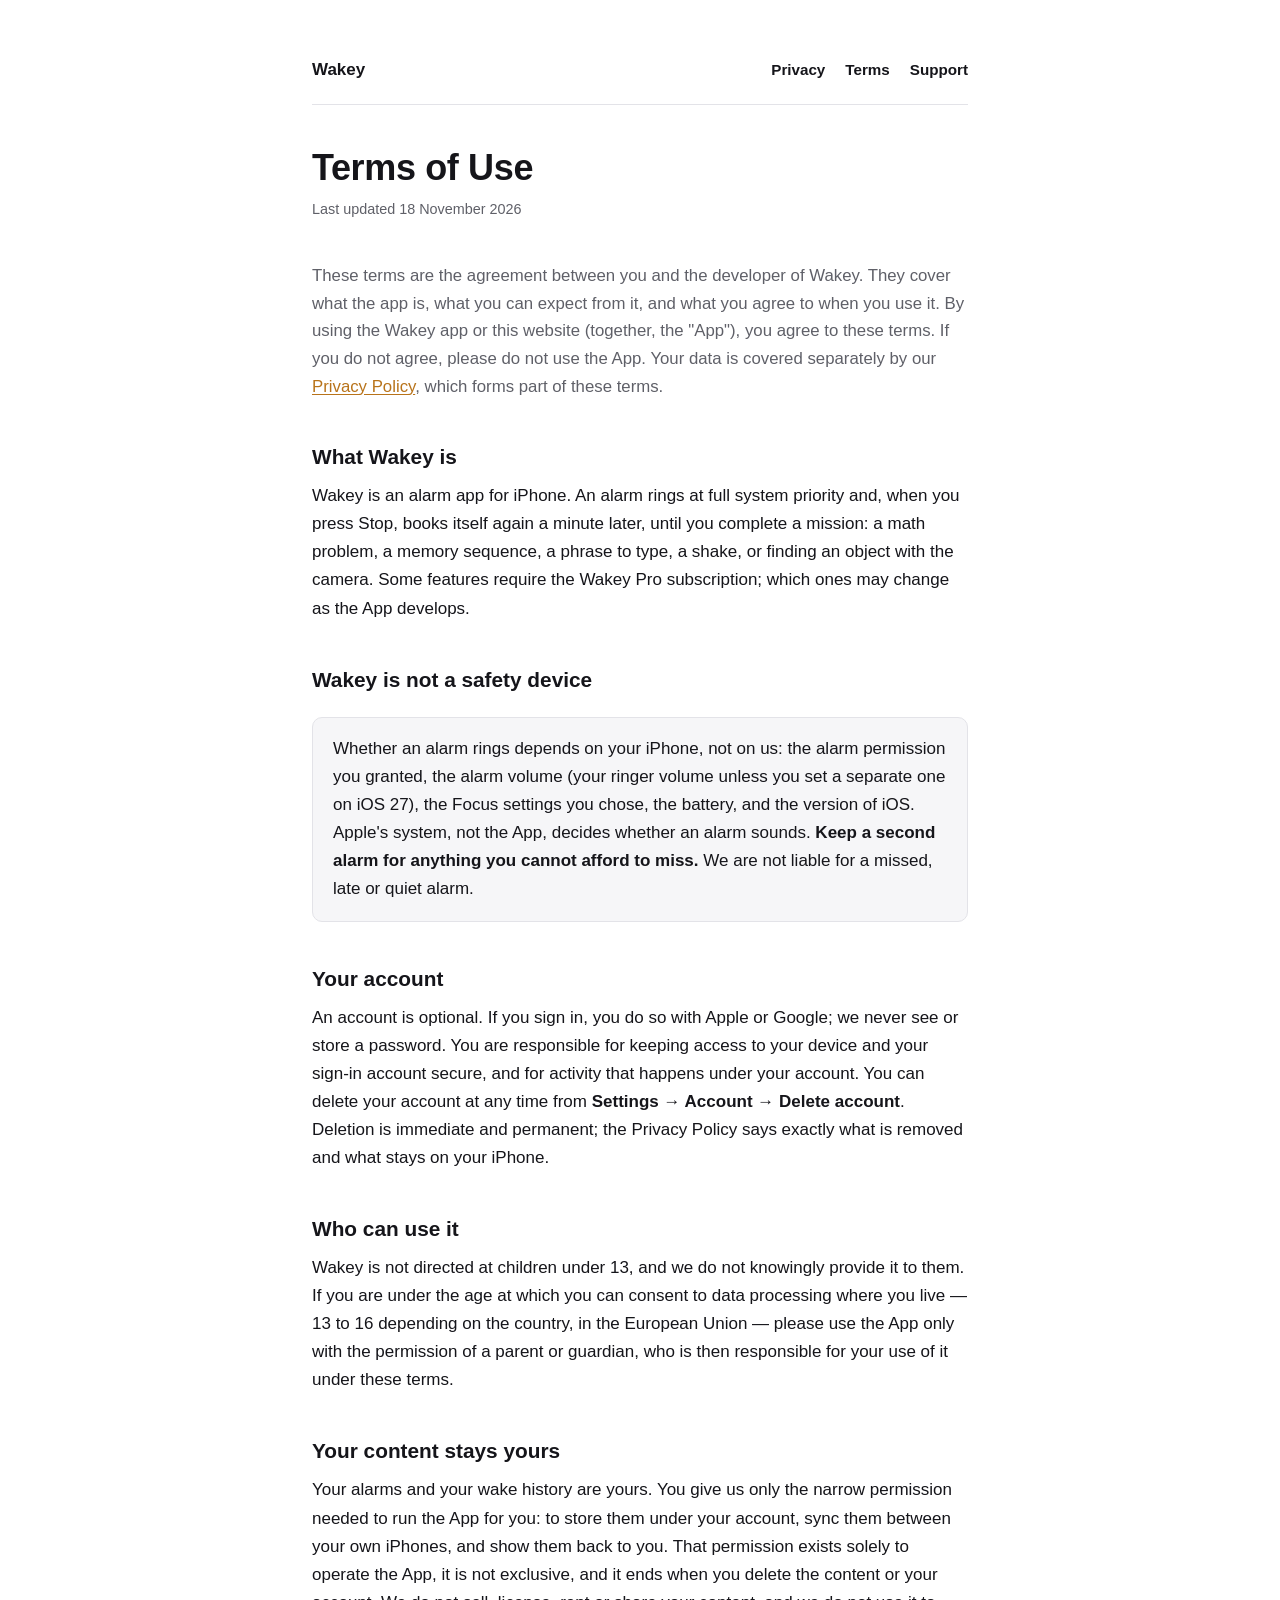
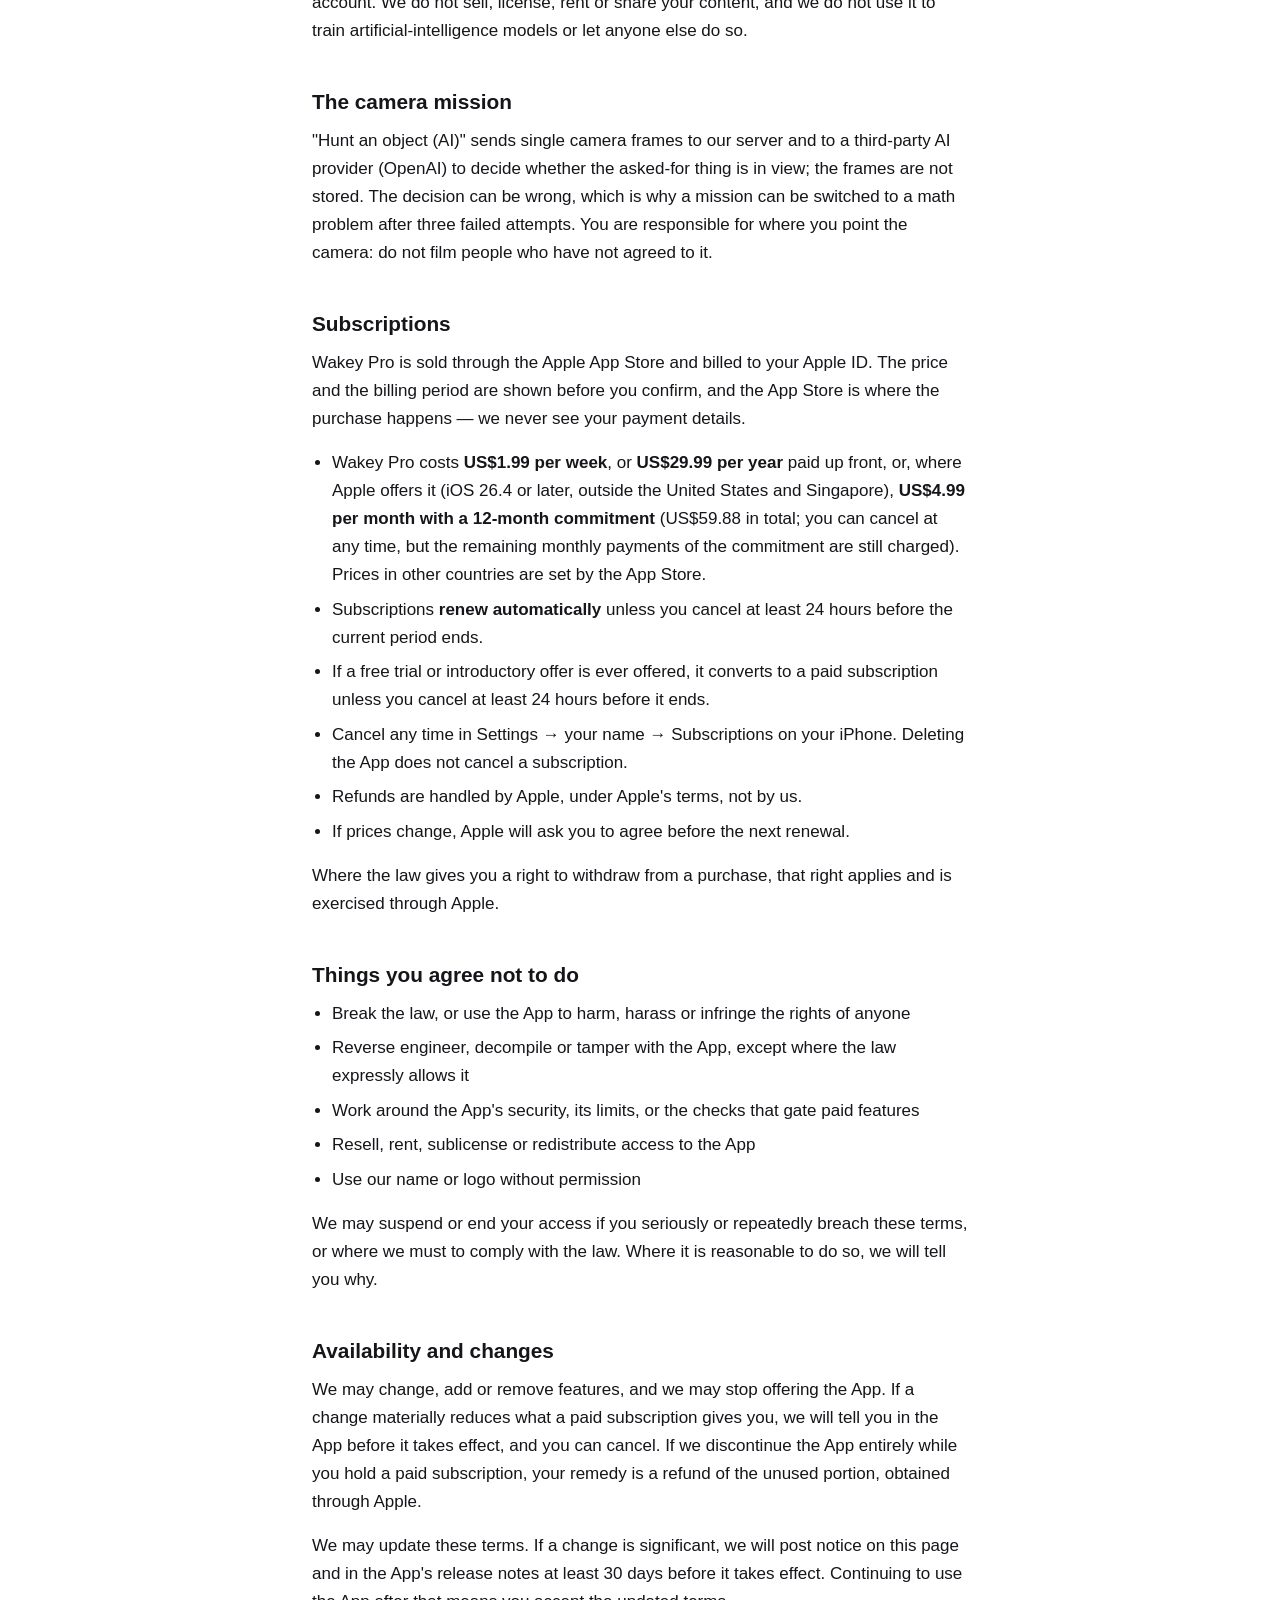
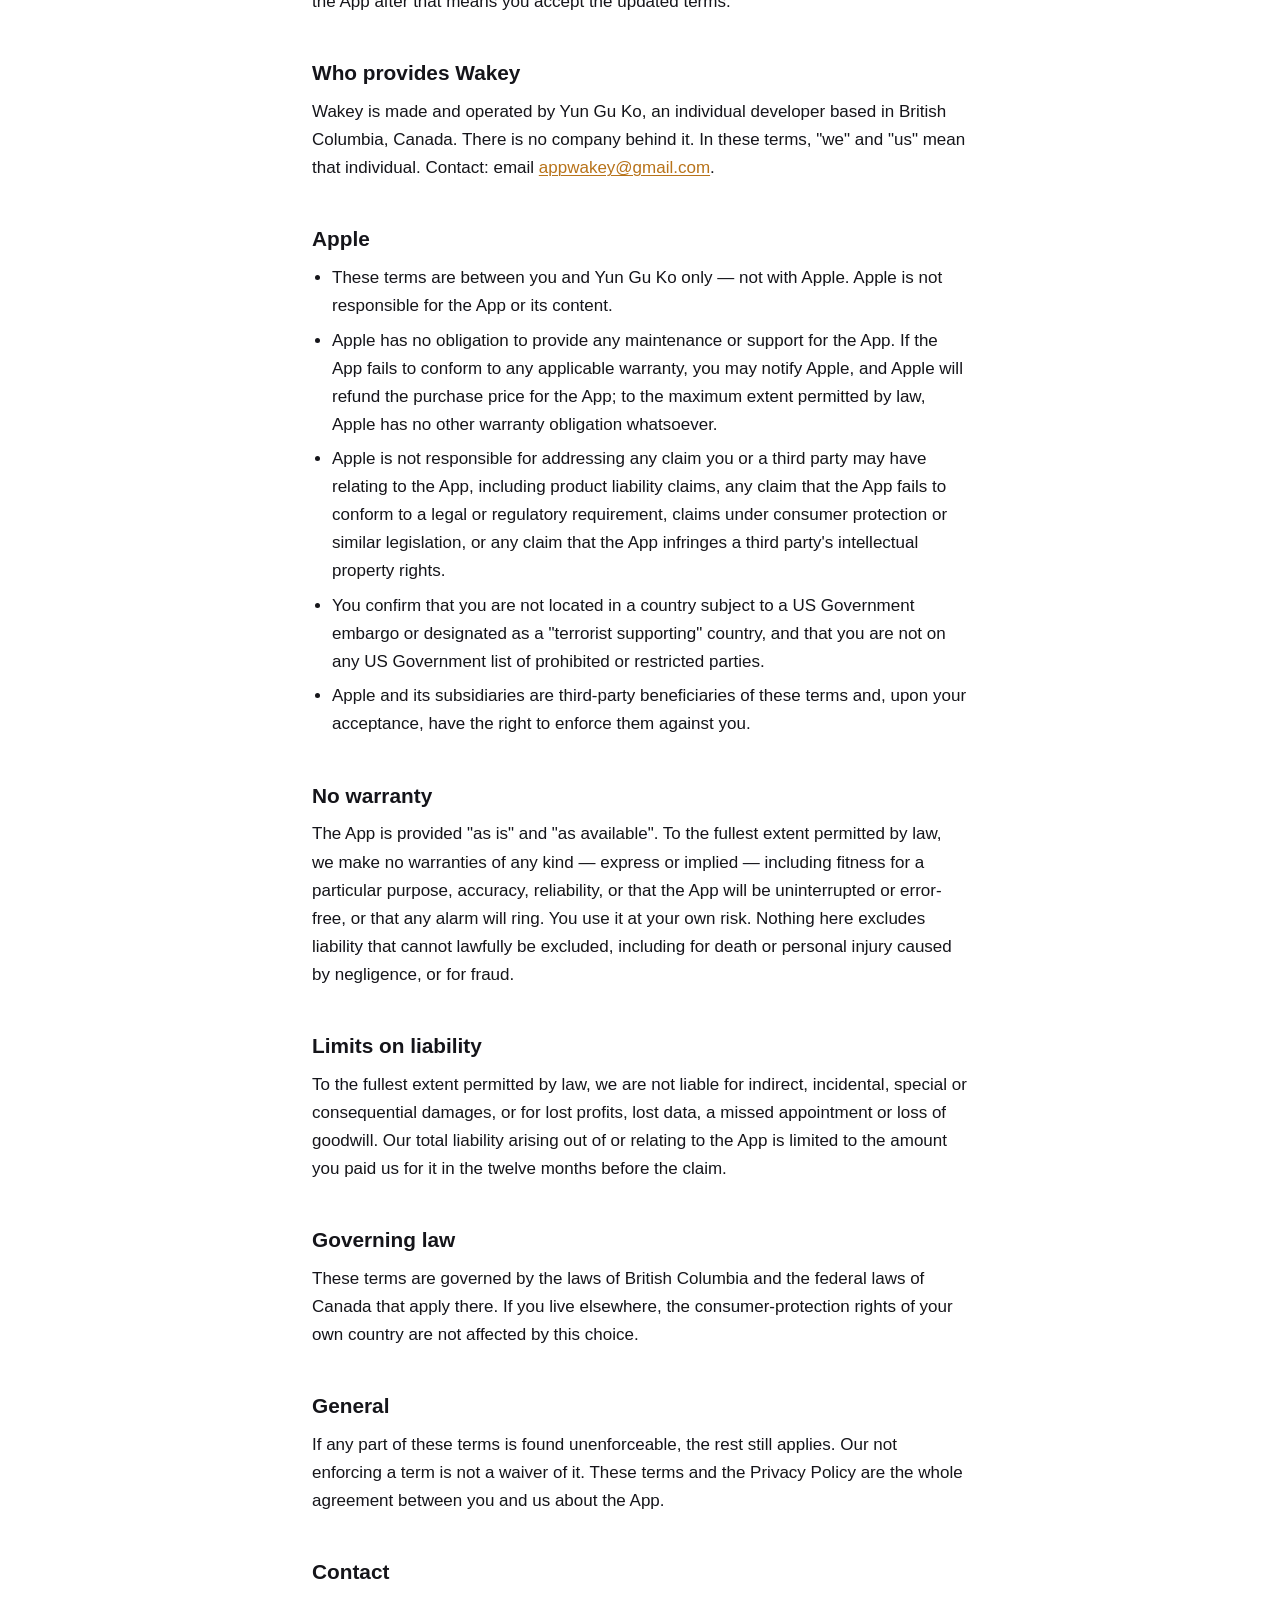
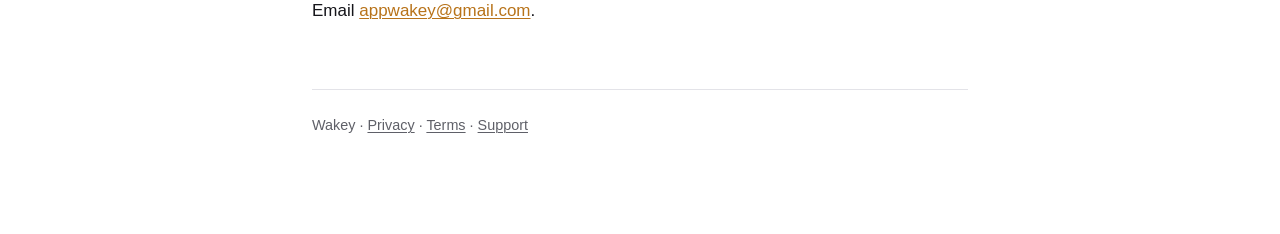
<file: terms/index.html>
<!doctype html>
<html lang="en">
<head>
<meta charset="utf-8">
<meta name="viewport" content="width=device-width, initial-scale=1">
<title>Terms of Use — Wakey</title>
<meta name="description" content="The agreement between you and the developer of Wakey: what the app is, what you can expect, subscriptions, and what you agree to.">
<link rel="stylesheet" href="../style.css">
</head>
<body>
<div class="wrap">
  <header class="masthead">
    <a href="../">Wakey</a>
    <nav><a href="../privacy/">Privacy</a><a href="../terms/">Terms</a><a href="../support/">Support</a></nav>
  </header>

  <h1>Terms of Use</h1>
  <p class="meta">Last updated 18 November 2026</p>

  <p class="lede">These terms are the agreement between you and the developer of Wakey. They cover
  what the app is, what you can expect from it, and what you agree to when you use it. By using the
  Wakey app or this website (together, the "App"), you agree to these terms. If you do not agree,
  please do not use the App. Your data is covered separately by our
  <a href="../privacy/">Privacy Policy</a>, which forms part of these terms.</p>

  <h2>What Wakey is</h2>
  <p>Wakey is an alarm app for iPhone. An alarm rings at full system priority and, when you press
  Stop, books itself again a minute later, until you complete a mission: a math problem, a memory
  sequence, a phrase to type, a shake, or finding an object with the camera. Some features require
  the Wakey Pro subscription; which ones may change as the App develops.</p>

  <h2>Wakey is not a safety device</h2>
  <div class="card">
    <p>Whether an alarm rings depends on your iPhone, not on us: the alarm permission you granted,
    the alarm volume (your ringer volume unless you set a separate one on iOS 27), the Focus settings
    you chose, the battery, and the version of iOS. Apple's
    system, not the App, decides whether an alarm sounds. <strong>Keep a second alarm for anything
    you cannot afford to miss.</strong> We are not liable for a missed, late or quiet alarm.</p>
  </div>

  <h2>Your account</h2>
  <p>An account is optional. If you sign in, you do so with Apple or Google; we never see or store a
  password. You are responsible for keeping access to your device and your sign-in account secure,
  and for activity that happens under your account. You can delete your account at any time from
  <strong>Settings → Account → Delete account</strong>. Deletion is immediate and permanent; the
  Privacy Policy says exactly what is removed and what stays on your iPhone.</p>

  <h2>Who can use it</h2>
  <p>Wakey is not directed at children under 13, and we do not knowingly provide it to them. If you
  are under the age at which you can consent to data processing where you live — 13 to 16 depending
  on the country, in the European Union — please use the App only with the permission of a parent or
  guardian, who is then responsible for your use of it under these terms.</p>

  <h2>Your content stays yours</h2>
  <p>Your alarms and your wake history are yours. You give us only the narrow permission needed to
  run the App for you: to store them under your account, sync them between your own iPhones, and
  show them back to you. That permission exists solely to operate the App, it is not exclusive, and
  it ends when you delete the content or your account. We do not sell, license, rent or share your
  content, and we do not use it to train artificial-intelligence models or let anyone else do so.</p>

  <h2>The camera mission</h2>
  <p>"Hunt an object (AI)" sends single camera frames to our server and to a third-party AI
  provider (OpenAI) to decide whether the asked-for thing is in view; the frames are not stored. The
  decision can be wrong, which is why a mission can be switched to a math problem after three failed
  attempts. You are responsible for where you point the camera: do not film people who have not
  agreed to it.</p>

  <h2>Subscriptions</h2>
  <p>Wakey Pro is sold through the Apple App Store and billed to your Apple ID. The price and the
  billing period are shown before you confirm, and the App Store is where the purchase happens — we
  never see your payment details.</p>
  <ul>
    <li>Wakey Pro costs <strong>US$1.99 per week</strong>, or <strong>US$29.99 per year</strong> paid up
    front, or, where Apple offers it (iOS 26.4 or later, outside the United States and Singapore),
    <strong>US$4.99 per month with a 12-month commitment</strong> (US$59.88 in total; you can
    cancel at any time, but the remaining monthly payments of the commitment are still charged).
    Prices in other countries are set by the App Store.</li>
    <li>Subscriptions <strong>renew automatically</strong> unless you cancel at least 24 hours before
    the current period ends.</li>
    <li>If a free trial or introductory offer is ever offered, it converts to a paid subscription
    unless you cancel at least 24 hours before it ends.</li>
    <li>Cancel any time in Settings → your name → Subscriptions on your iPhone. Deleting the App does
    not cancel a subscription.</li>
    <li>Refunds are handled by Apple, under Apple's terms, not by us.</li>
    <li>If prices change, Apple will ask you to agree before the next renewal.</li>
  </ul>
  <p>Where the law gives you a right to withdraw from a purchase, that right applies and is exercised
  through Apple.</p>

  <h2>Things you agree not to do</h2>
  <ul>
    <li>Break the law, or use the App to harm, harass or infringe the rights of anyone</li>
    <li>Reverse engineer, decompile or tamper with the App, except where the law expressly allows it</li>
    <li>Work around the App's security, its limits, or the checks that gate paid features</li>
    <li>Resell, rent, sublicense or redistribute access to the App</li>
    <li>Use our name or logo without permission</li>
  </ul>
  <p>We may suspend or end your access if you seriously or repeatedly breach these terms, or where
  we must to comply with the law. Where it is reasonable to do so, we will tell you why.</p>

  <h2>Availability and changes</h2>
  <p>We may change, add or remove features, and we may stop offering the App. If a change materially
  reduces what a paid subscription gives you, we will tell you in the App before it takes effect, and
  you can cancel. If we discontinue the App entirely while you hold a paid subscription, your remedy
  is a refund of the unused portion, obtained through Apple.</p>
  <p>We may update these terms. If a change is significant, we will post notice on this page and in
  the App's release notes at least 30 days before it takes effect. Continuing to use the App after
  that means you accept the updated terms.</p>

  <h2>Who provides Wakey</h2>
  <p>Wakey is made and operated by Yun Gu Ko, an individual developer based in British Columbia,
  Canada. There is no company behind it. In these terms, "we" and "us" mean that individual.
  Contact: email <a href="mailto:appwakey@gmail.com">appwakey@gmail.com</a>.</p>

  <h2>Apple</h2>
  <ul>
    <li>These terms are between you and Yun Gu Ko only — not with Apple. Apple is not responsible for
    the App or its content.</li>
    <li>Apple has no obligation to provide any maintenance or support for the App. If the App fails to
    conform to any applicable warranty, you may notify Apple, and Apple will refund the purchase price
    for the App; to the maximum extent permitted by law, Apple has no other warranty obligation
    whatsoever.</li>
    <li>Apple is not responsible for addressing any claim you or a third party may have relating to
    the App, including product liability claims, any claim that the App fails to conform to a legal or
    regulatory requirement, claims under consumer protection or similar legislation, or any claim that
    the App infringes a third party's intellectual property rights.</li>
    <li>You confirm that you are not located in a country subject to a US Government embargo or
    designated as a "terrorist supporting" country, and that you are not on any US Government list of
    prohibited or restricted parties.</li>
    <li>Apple and its subsidiaries are third-party beneficiaries of these terms and, upon your
    acceptance, have the right to enforce them against you.</li>
  </ul>

  <h2>No warranty</h2>
  <p>The App is provided "as is" and "as available". To the fullest extent permitted by law, we make
  no warranties of any kind — express or implied — including fitness for a particular purpose,
  accuracy, reliability, or that the App will be uninterrupted or error-free, or that any alarm will
  ring. You use it at your own risk. Nothing here excludes liability that cannot lawfully be
  excluded, including for death or personal injury caused by negligence, or for fraud.</p>

  <h2>Limits on liability</h2>
  <p>To the fullest extent permitted by law, we are not liable for indirect, incidental, special or
  consequential damages, or for lost profits, lost data, a missed appointment or loss of goodwill.
  Our total liability arising out of or relating to the App is limited to the amount you paid us for
  it in the twelve months before the claim.</p>

  <h2>Governing law</h2>
  <p>These terms are governed by the laws of British Columbia and the federal laws of Canada that
  apply there. If you live elsewhere, the consumer-protection rights of your own country are not
  affected by this choice.</p>

  <h2>General</h2>
  <p>If any part of these terms is found unenforceable, the rest still applies. Our not enforcing a
  term is not a waiver of it. These terms and the Privacy Policy are the whole agreement between you
  and us about the App.</p>

  <h2>Contact</h2>
  <p>Email <a href="mailto:appwakey@gmail.com">appwakey@gmail.com</a>.</p>

  <footer>
    <p>Wakey &middot; <a href="../privacy/">Privacy</a> &middot; <a href="../terms/">Terms</a> &middot;
    <a href="../support/">Support</a></p>
  </footer>
</div>
</body>
</html>
</file>
<file: style.css>
/* wakey-site — shared styles. The palette follows the app: a near-black
   ground with amber as the accent; system sans throughout. Light and dark. */

:root {
  --bg: #ffffff;
  --surface: #f6f6f8;
  --text: #15151a;
  --text-secondary: #5f6068;
  --accent: #b8731a;
  --accent-bright: #e0932a;
  --border: #e3e3e8;
}

@media (prefers-color-scheme: dark) {
  :root {
    --bg: #0f0f14;
    --surface: #1a1a21;
    --text: #f5f5f7;
    --text-secondary: #9e9ead;
    --accent: #ffc766;
    --accent-bright: #ffd58a;
    --border: #2a2a33;
  }
}

* { box-sizing: border-box; }

body {
  margin: 0;
  background: var(--bg);
  color: var(--text);
  font-family: -apple-system, BlinkMacSystemFont, "Segoe UI", Roboto, Helvetica, Arial, sans-serif;
  font-size: 17px;
  line-height: 1.65;
  -webkit-text-size-adjust: 100%;
}

.wrap {
  max-width: 44rem;
  margin: 0 auto;
  padding: 3.5rem 1.5rem 5rem;
}

h1, h2, h3 {
  font-weight: 700;
  line-height: 1.25;
  text-wrap: balance;
}

h1 { font-size: 2.25rem; margin: 0 0 .5rem; letter-spacing: -0.01em; }
h2 { font-size: 1.3rem; margin: 2.75rem 0 .75rem; }
h3 { font-size: 1.05rem; margin: 1.75rem 0 .5rem; }

p, ul { margin: 0 0 1rem; }
ul { padding-left: 1.25rem; }
li { margin-bottom: .4rem; }

a { color: var(--accent); text-decoration-thickness: 1px; text-underline-offset: 2px; }
a:hover { text-decoration-thickness: 2px; }
a:focus-visible { outline: 2px solid var(--accent-bright); outline-offset: 3px; border-radius: 2px; }

.lede { color: var(--text-secondary); font-size: 1.05rem; }
.meta { color: var(--text-secondary); font-size: .9rem; margin-bottom: 2.5rem; }

.masthead {
  display: flex;
  align-items: baseline;
  gap: .75rem;
  padding-bottom: 1.25rem;
  margin-bottom: 2.5rem;
  border-bottom: 1px solid var(--border);
}
.masthead a { color: var(--text); text-decoration: none; font-weight: 700; }
.masthead nav { margin-left: auto; display: flex; gap: 1.25rem; font-size: .95rem; }

.card {
  background: var(--surface);
  border: 1px solid var(--border);
  border-radius: 10px;
  padding: 1.1rem 1.25rem;
  margin: 1.5rem 0;
}
.card p:last-child { margin-bottom: 0; }

/* The landing page is centred end to end; the legal pages are not. */
.home h1,
.home h2,
.home p,
.home .card,
.home footer { text-align: center; }
.home ul { list-style: none; padding-left: 0; text-align: center; }
.home li { margin-bottom: .9rem; }

.table { width: 100%; border-collapse: collapse; margin: 1rem 0 1.5rem; font-size: .95rem; }
.table th, .table td { text-align: left; padding: .6rem .75rem; border-bottom: 1px solid var(--border); vertical-align: top; }
.table th { color: var(--text-secondary); font-weight: 600; font-size: .85rem; text-transform: uppercase; letter-spacing: .04em; }
.scroll { overflow-x: auto; }

footer {
  margin-top: 4rem;
  padding-top: 1.5rem;
  border-top: 1px solid var(--border);
  color: var(--text-secondary);
  font-size: .9rem;
}
footer a { color: var(--text-secondary); }

@media (max-width: 480px) {
  h1 { font-size: 1.8rem; }
  .wrap { padding-top: 2.5rem; }
  .masthead { flex-wrap: wrap; }
  .masthead nav { margin-left: 0; width: 100%; }
}
</file>
